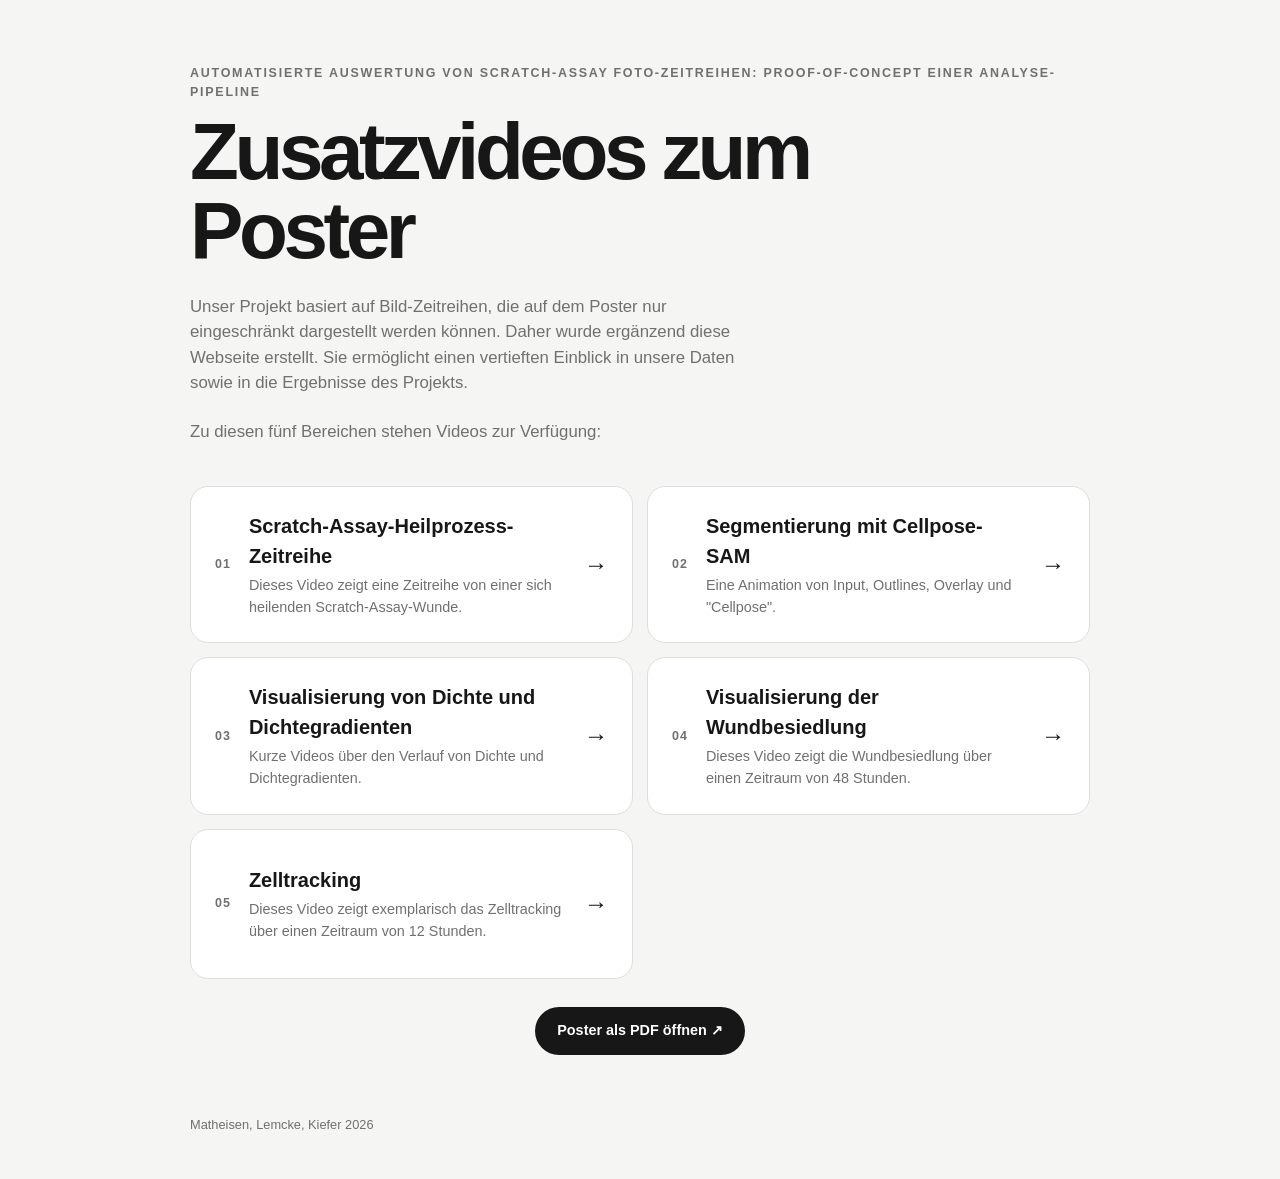
<file: index.html>
<!DOCTYPE html>
<html lang="de">
<head>
    <meta charset="UTF-8">
    <meta name="viewport" content="width=device-width, initial-scale=1.0">
    <meta name="description" content="Ergänzende Videos zum Poster">
    <title>Webseite zum Poster</title>
    <link rel="stylesheet" href="css/styles.css">
</head>
<body>
    <main class="landing-page">
        <section class="hero">
            <p class="eyebrow">Automatisierte Auswertung von Scratch-Assay Foto-Zeitreihen: Proof-of-Concept einer Analyse-Pipeline</p>
            <h1>Zusatzvideos zum Poster</h1>
            <p class="intro">
                Unser Projekt basiert auf Bild-Zeitreihen, die auf dem Poster nur eingeschränkt dargestellt werden können. Daher wurde ergänzend diese Webseite erstellt. Sie ermöglicht einen vertieften Einblick in unsere Daten sowie in die Ergebnisse des Projekts.
            </p>
	    <p class="intro">
		Zu diesen fünf Bereichen stehen Videos zur Verfügung:
            </p>
        </section>


         <section class="video-grid" aria-label="Videos">
            <a class="video-card" href="templates/video1.html">
                <span class="video-number">01</span>
                <span class="video-card-content">
                    <span class="video-card-title">Scratch-Assay-Heilprozess-Zeitreihe</span>
                    <span class="video-card-description">Dieses Video zeigt eine Zeitreihe von einer sich heilenden Scratch-Assay-Wunde.</span>
                </span>
                <span class="arrow" aria-hidden="true">→</span>
            </a>

       
            <a class="video-card" href="templates/video2.html">
                <span class="video-number">02</span>
                <span class="video-card-content">
                    <span class="video-card-title">Segmentierung mit Cellpose-SAM</span>
                    <span class="video-card-description">Eine Animation von Input, Outlines, Overlay und "Cellpose".</span>
                </span>
                <span class="arrow" aria-hidden="true">→</span>
            </a>
            
            <a class="video-card" href="templates/video3_main.html">
                <span class="video-number">03</span>
                <span class="video-card-content">
                    <span class="video-card-title"> Visualisierung von Dichte und Dichtegradienten </span>
                    <span class="video-card-description">Kurze Videos über den Verlauf von Dichte und Dichtegradienten.</span>
                </span>
                <span class="arrow" aria-hidden="true">→</span>
            </a>

            <a class="video-card" href="templates/video4.html">
                <span class="video-number">04</span>
                <span class="video-card-content">
                    <span class="video-card-title">Visualisierung der Wundbesiedlung</span>
                    <span class="video-card-description">Dieses Video zeigt die Wundbesiedlung über einen Zeitraum von 48 Stunden. </span>
                </span>
                <span class="arrow" aria-hidden="true">→</span>
            </a>
            
            <a class="video-card" href="templates/video5.html">
                <span class="video-number">05</span>
                <span class="video-card-content">
                    <span class="video-card-title">Zelltracking</span>
                    <span class="video-card-description">Dieses Video zeigt exemplarisch das Zelltracking über einen Zeitraum von 12 Stunden.</span>
                </span>
                <span class="arrow" aria-hidden="true">→</span>
            </a>
        </section>

	<!-- Button -->
        <div class="video-actions">
            <a
                class="button"
                href="poster/poster.pdf"
                target="_blank"
                rel="noopener noreferrer">
                Poster als PDF öffnen ↗
            </a>
        </div>

        <footer class="site-footer">
            <p>Matheisen, Lemcke, Kiefer 2026</p>
        </footer>
    </main>

    <script src="js/script.js"></script>
</body>
</html>
</file>
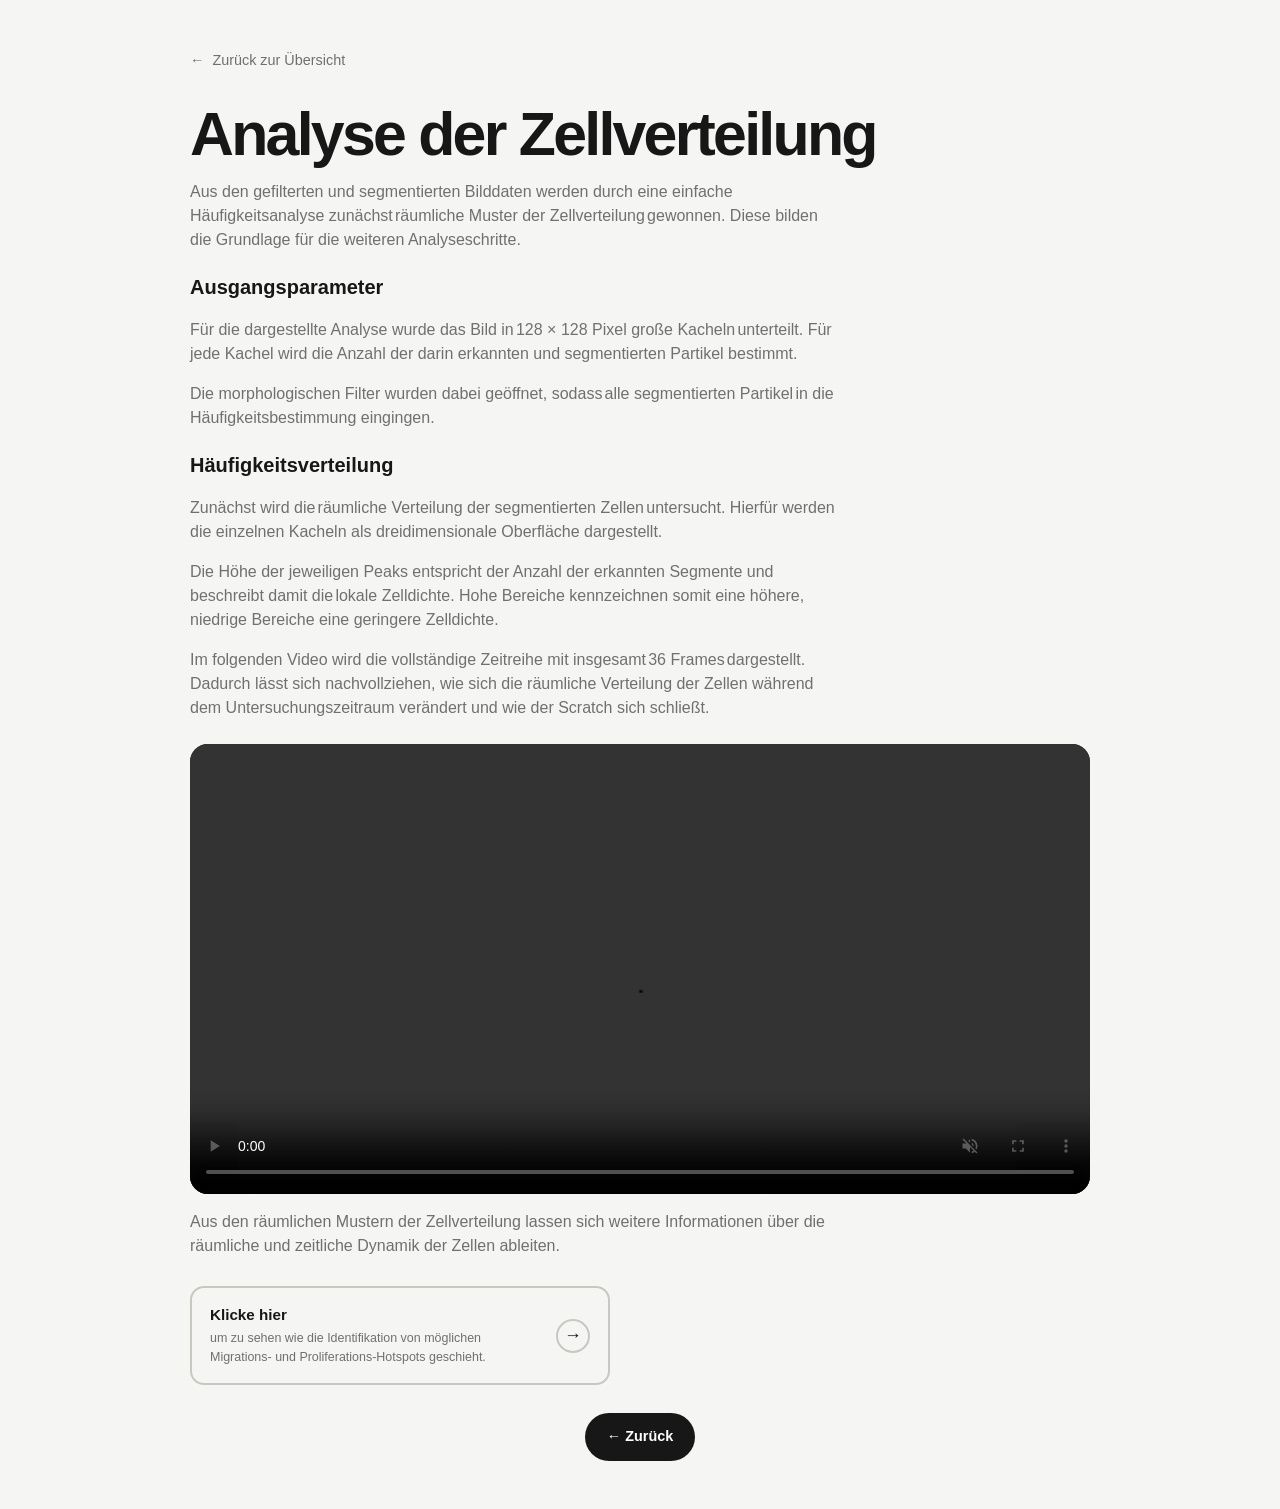
<file: templates/test1.html>
<!DOCTYPE html>
<html lang="de">
<head>
    <meta charset="UTF-8">
    <meta name="viewport" content="width=device-width, initial-scale=1.0">
    <meta name="description" content="Dichtekarten">
    <title>Analyse der Zellverteilung</title>
    <link rel="stylesheet" href="../css/styles.css">
</head>
<body class="video-page">
    <main>
        <a class="back-link" href="../index.html">
            <span aria-hidden="true">←</span>
            Zurück zur Übersicht
        </a>

        <header class="video-header">
            <h1>Analyse der Zellverteilung</h1>
            <p class="video-description">
		Aus den gefilterten und segmentierten Bilddaten werden durch eine einfache Häufigkeitsanalyse zunächst räumliche Muster der Zellverteilung gewonnen. Diese bilden die Grundlage für die weiteren Analyseschritte. 
            </p>
            <p class="video-card-title">Ausgangsparameter</p>
            <p class="video-description">
                 Für die dargestellte Analyse wurde das Bild in 128 × 128 Pixel große Kacheln unterteilt. Für jede Kachel wird die Anzahl der darin erkannten und segmentierten Partikel bestimmt. 
            </p>
            <p class="video-description">
                 Die morphologischen Filter wurden dabei geöffnet, sodass alle segmentierten Partikel in die Häufigkeitsbestimmung eingingen. 
            </p>
            <p class="video-card-title">Häufigkeitsverteilung</p>
            <p class="video-description">
                Zunächst wird die räumliche Verteilung der segmentierten Zellen untersucht. Hierfür werden die einzelnen Kacheln als dreidimensionale Oberfläche dargestellt. 
            </p>
	    <p class="video-description">
                Die Höhe der jeweiligen Peaks entspricht der Anzahl der erkannten Segmente und beschreibt damit die lokale Zelldichte. Hohe Bereiche kennzeichnen somit eine höhere, niedrige Bereiche eine geringere Zelldichte. 
            </p>
	    <p class="video-description">
                Im folgenden Video wird die vollständige Zeitreihe mit insgesamt 36 Frames dargestellt. Dadurch lässt sich nachvollziehen, wie sich die räumliche Verteilung der Zellen während dem Untersuchungszeitraum verändert und wie der Scratch sich schließt. 
            </p>
        </header>

        <div class="video-wrapper">
	    <video autoplay muted loop controls playsinline preload="metadata">
                <source src="../videos/video3.mp4" type="video/mp4">
                Dein Browser unterstützt die Videowiedergabe leider nicht.
            </video>
        </div>


	    <p class="video-description">
                Aus den räumlichen Mustern der Zellverteilung lassen sich weitere Informationen über die räumliche und zeitliche Dynamik der Zellen ableiten.  
            </p>

	
	<div class="detail-button-wrapper">

	    <a href="test2.html" class="detail-button">
        	<span class="detail-button-content">
	            <span class="detail-button-title">
        	        Klicke hier
            	</span>

	            <span class="detail-button-subtitle">
        	        um zu sehen wie die Identifikation von möglichen Migrations- und Proliferations-Hotspots geschieht.
            	</span>
        	</span>

	        <span class="detail-button-arrow" aria-hidden="true">→</span>
       	    </a>

	</div>


        <div class="video-actions">
            <a class="button" href="../index.html">← Zurück</a>
        </div>
    </main>

    <script src="../js/script.js"></script>
</body>
</html>
</file>
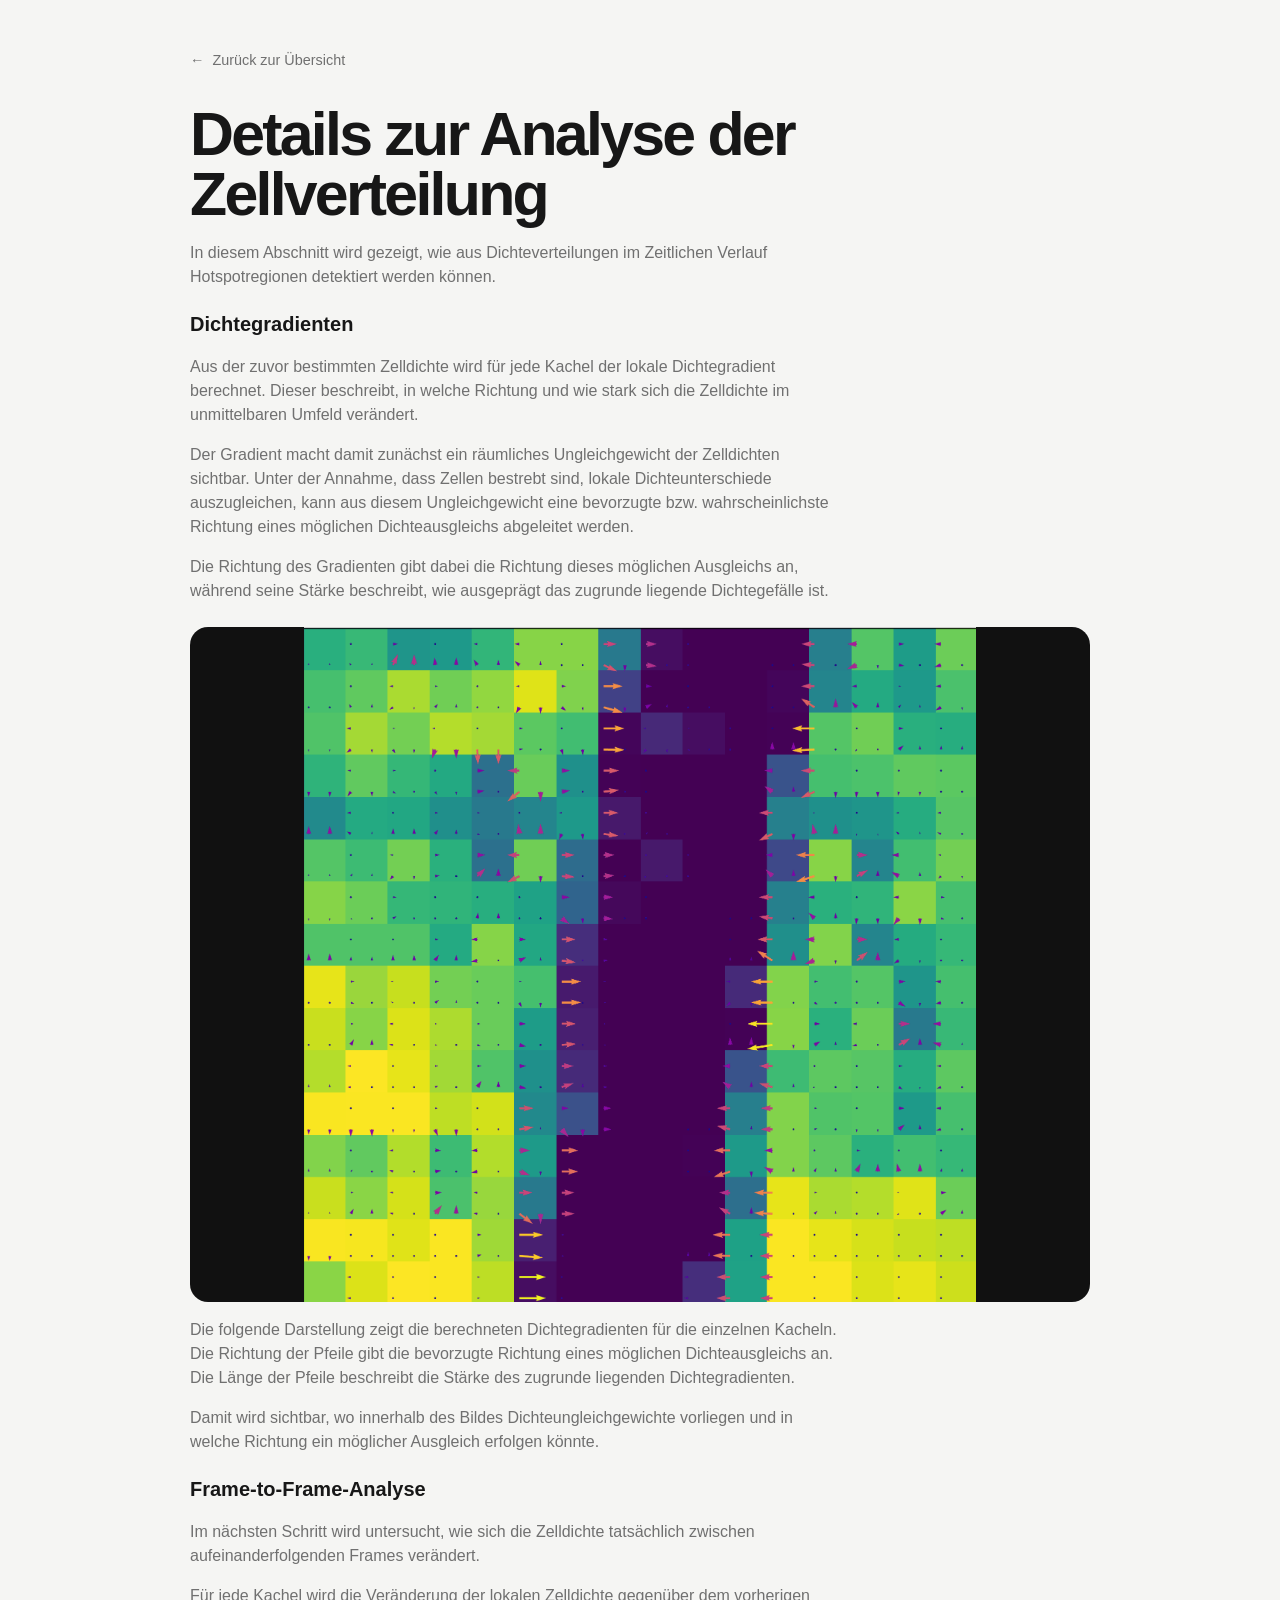
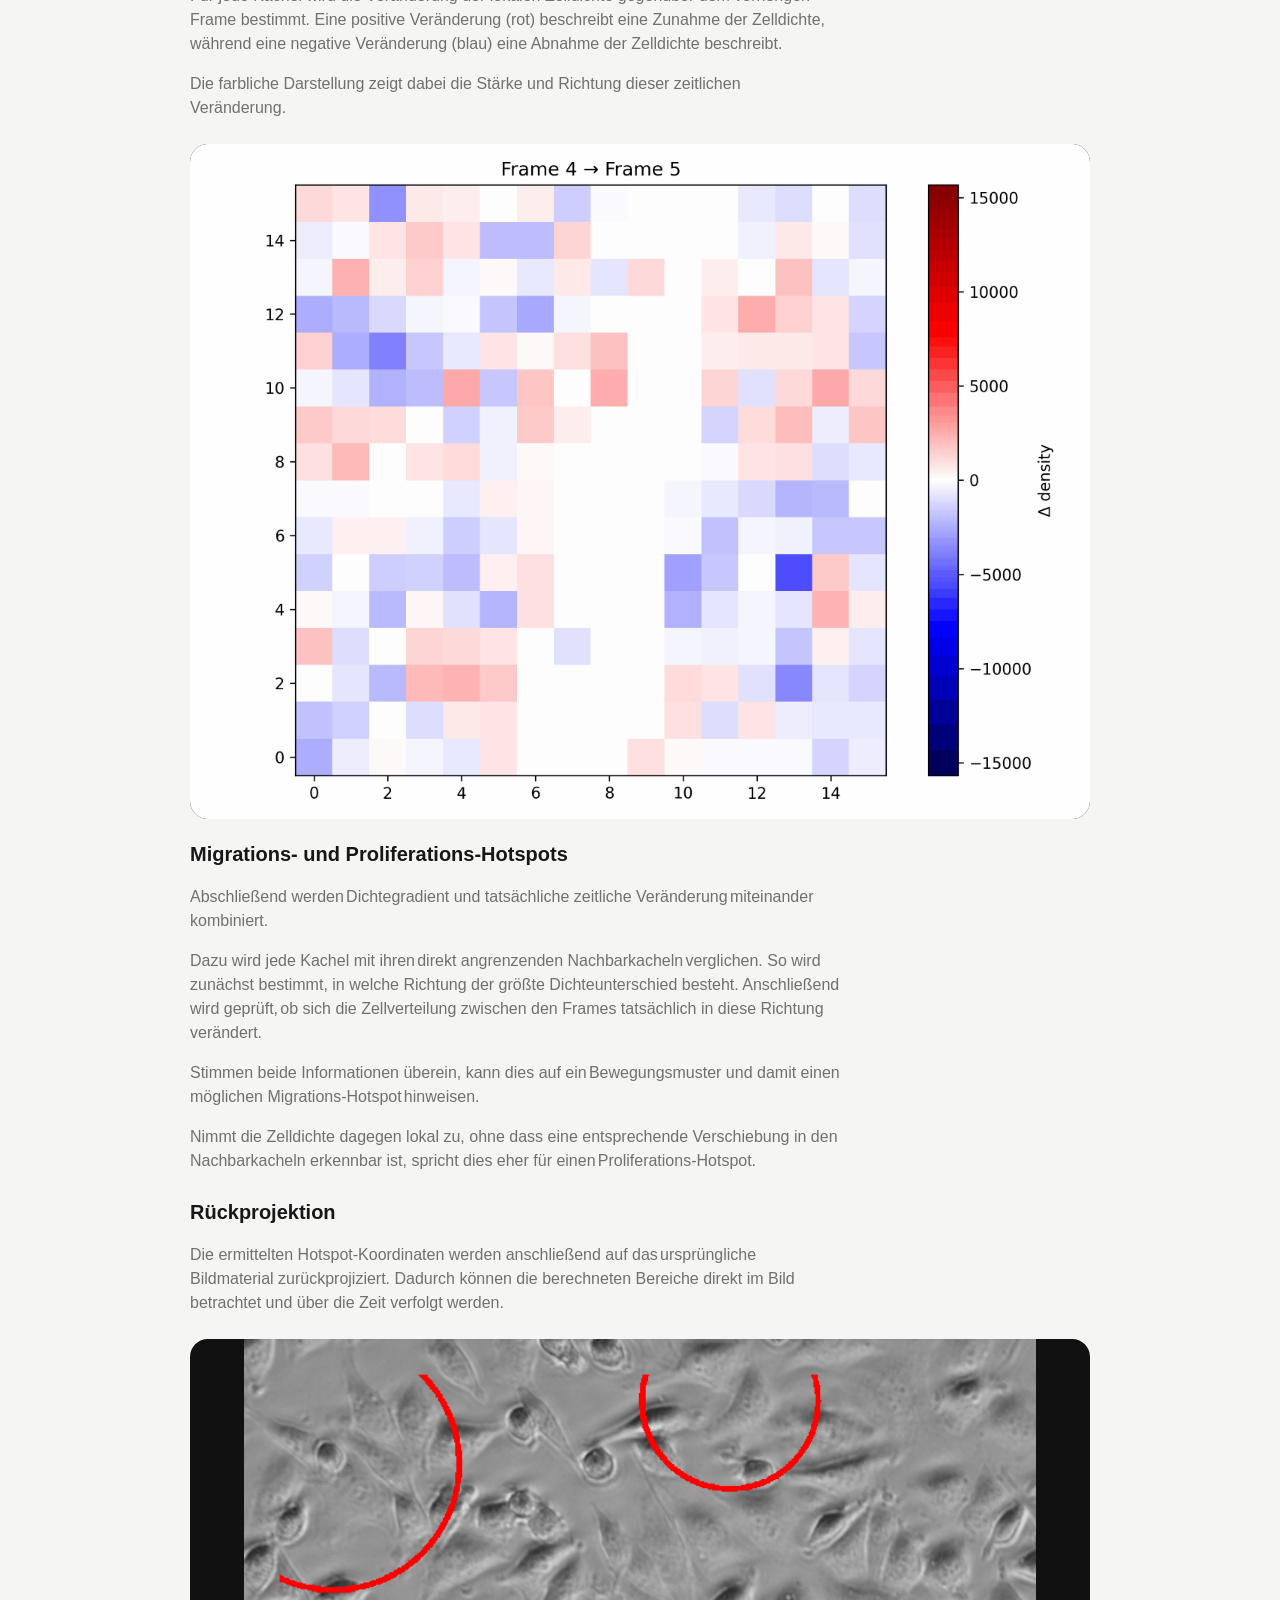
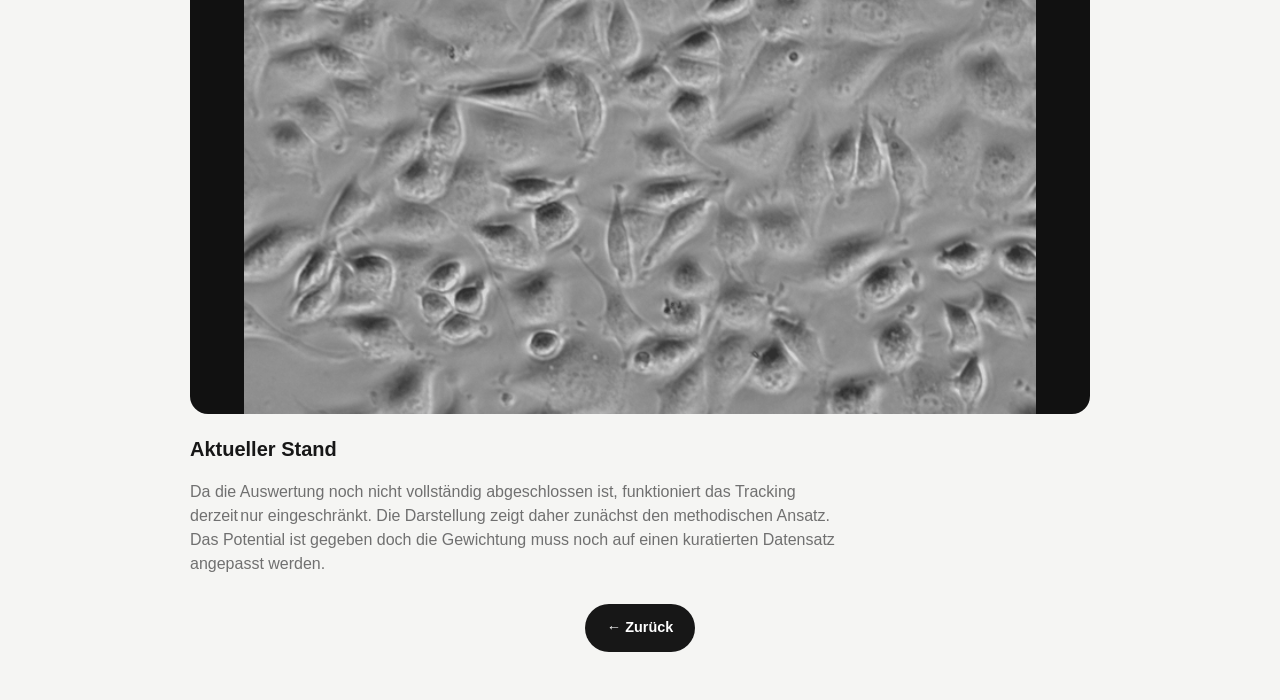
<file: templates/test2.html>
<!DOCTYPE html>
<html lang="de">
<head>
    <meta charset="UTF-8">
    <meta name="viewport" content="width=device-width, initial-scale=1.0">
    <meta name="description" content="Dichtekarten">
    <title>Analyse der Zellverteilung</title>
    <link rel="stylesheet" href="../css/styles.css">
</head>
<body class="video-page">
    <main>
        <a class="back-link" href="../index.html">
            <span aria-hidden="true">←</span>
            Zurück zur Übersicht
        </a>
	
	    <header class="video-header">
            <h1>Details zur Analyse der Zellverteilung</h1>
	    <p class="video-description">
	    	 In diesem Abschnitt wird gezeigt, wie aus Dichteverteilungen im Zeitlichen Verlauf Hotspotregionen detektiert werden können. 
	    </p>
            <p class="video-card-title">Dichtegradienten</p>
            <p class="video-description">
                Aus der zuvor bestimmten Zelldichte wird für jede Kachel der lokale Dichtegradient berechnet. Dieser beschreibt, in welche Richtung und wie stark sich die Zelldichte im unmittelbaren Umfeld verändert. 
            </p>
            <p class="video-description">
                Der Gradient macht damit zunächst ein räumliches Ungleichgewicht der Zelldichten sichtbar. Unter der Annahme, dass Zellen bestrebt sind, lokale Dichteunterschiede auszugleichen, kann aus diesem Ungleichgewicht eine bevorzugte bzw. wahrscheinlichste Richtung eines möglichen Dichteausgleichs abgeleitet werden. 
            </p>
            <p class="video-description">
            Die Richtung des Gradienten gibt dabei die Richtung dieses möglichen Ausgleichs an, während seine Stärke beschreibt, wie ausgeprägt das zugrunde liegende Dichtegefälle ist. 
            </p>

        </header>

        <div class="video-wrapper">
            <img src="../videos/density_gradients.gif" alt="Animation">          
        </div>  
 
            <p class="video-description">
            Die folgende Darstellung zeigt die berechneten Dichtegradienten für die einzelnen Kacheln. Die Richtung der Pfeile gibt die bevorzugte Richtung eines möglichen Dichteausgleichs an. Die Länge der Pfeile beschreibt die Stärke des zugrunde liegenden Dichtegradienten. 
            </p>
            <p class="video-description">
            Damit wird sichtbar, wo innerhalb des Bildes Dichteungleichgewichte vorliegen und in welche Richtung ein möglicher Ausgleich erfolgen könnte. 
            </p>

        <header class="video-header">
            <p class="video-card-title">Frame-to-Frame-Analyse</p>
            <p class="video-description">
                Im nächsten Schritt wird untersucht, wie sich die Zelldichte tatsächlich zwischen aufeinanderfolgenden Frames verändert.
            </p>
	    <p class="video-description">
                Für jede Kachel wird die Veränderung der lokalen Zelldichte gegenüber dem vorherigen Frame bestimmt. Eine positive Veränderung (rot) beschreibt eine Zunahme der Zelldichte, während eine negative Veränderung (blau) eine Abnahme der Zelldichte beschreibt. 
            </p>
	    <p class="video-description">
                Die farbliche Darstellung zeigt dabei die Stärke und Richtung dieser zeitlichen Veränderung. 
            </p>
        </header>
        
        <div class="video-wrapper">
            <img src="../videos/density_changes.gif" alt="Animation">          
        </div>   

        <header class="video-header">
            <p class="video-card-title">Migrations- und Proliferations-Hotspots</p>
            <p class="video-description">
                Abschließend werden Dichtegradient und tatsächliche zeitliche Veränderung miteinander kombiniert.    
            </p>
            <p class="video-description">
                Dazu wird jede Kachel mit ihren direkt angrenzenden Nachbarkacheln verglichen. So wird zunächst bestimmt, in welche Richtung der größte Dichteunterschied besteht. Anschließend wird geprüft, ob sich die Zellverteilung zwischen den Frames tatsächlich in diese Richtung verändert. 
            </p>
            <p class="video-description">
                Stimmen beide Informationen überein, kann dies auf ein Bewegungsmuster und damit einen möglichen Migrations-Hotspot hinweisen. 
            </p>
            <p class="video-description">
                Nimmt die Zelldichte dagegen lokal zu, ohne dass eine entsprechende Verschiebung in den Nachbarkacheln erkennbar ist, spricht dies eher für einen Proliferations-Hotspot. 
            </p>
        </header>
        
        <header class="video-header">
            <p class="video-card-title">Rückprojektion</p>
            <p class="video-description">
                Die ermittelten Hotspot-Koordinaten werden anschließend auf das ursprüngliche Bildmaterial zurückprojiziert. Dadurch können die berechneten Bereiche direkt im Bild betrachtet und über die Zeit verfolgt werden.            
            </p>
        </header>     

        <div class="video-wrapper">
            <img src="../videos/Migrationshotspots.gif" alt="Animation">          
        </div>   

	<header class="video-header">
            <p class="video-card-title">Aktueller Stand</p>
            <p class="video-description">
                Da die Auswertung noch nicht vollständig abgeschlossen ist, funktioniert das Tracking derzeit nur eingeschränkt. Die Darstellung zeigt daher zunächst den methodischen Ansatz. Das Potential ist gegeben doch die Gewichtung muss noch auf einen kuratierten Datensatz angepasst werden. 
            </p>
        </header>     

        <div class="video-actions">
            <a class="button" href="test1.html">← Zurück</a>
        </div>
    </main>

    <script src="../js/script.js"></script>
</body>
</html>
</file>
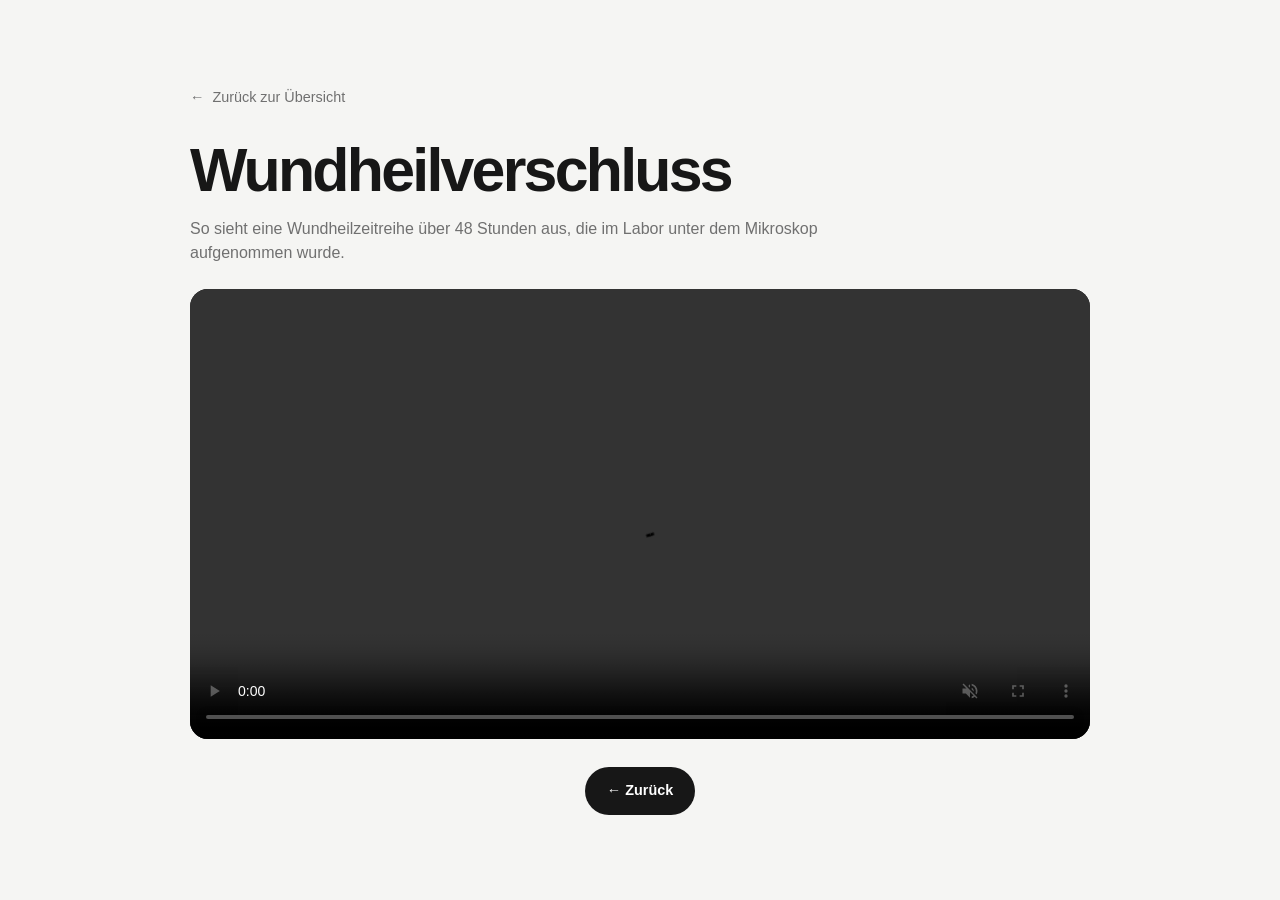
<file: templates/video1.html>
<!DOCTYPE html>
<html lang="de">
<head>
    <meta charset="UTF-8">
    <meta name="viewport" content="width=device-width, initial-scale=1.0">
    <meta name="description" content="Wundheilzeitreihe.">
    <title>Wundheilzeitreihe</title>
    <link rel="stylesheet" href="../css/styles.css">
</head>
<body class="video-page">
    <main>
        <a class="back-link" href="../index.html">
            <span aria-hidden="true">←</span>
            Zurück zur Übersicht
        </a>

        <header class="video-header">
            <h1>Wundheilverschluss</h1>
            <p class="video-description">
                So sieht eine Wundheilzeitreihe über 48 Stunden aus, die im Labor unter dem Mikroskop aufgenommen wurde.
            </p>
        </header>

        <div class="video-wrapper">
            <video autoplay muted loop controls playsinline preload="metadata">
                <source src="../videos/video1.mp4" type="video/mp4">
                Dein Browser unterstützt die Videowiedergabe leider nicht.
            </video>
        </div>

        <div class="video-actions">
            <a class="button" href="../index.html">← Zurück</a>
        </div>
    </main>

    <script src="../js/script.js"></script>
</body>
</html>
</file>
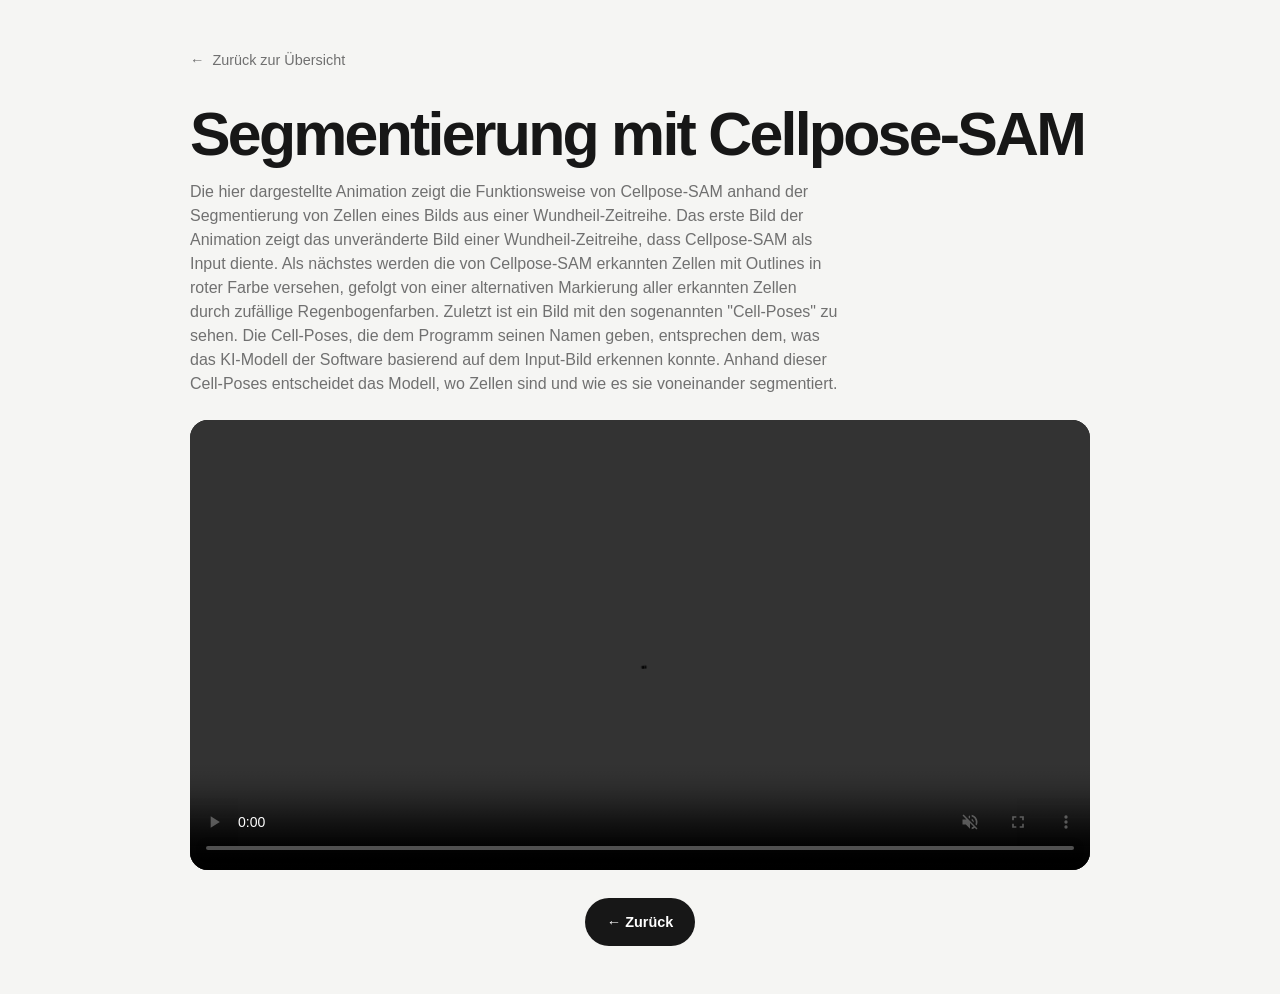
<file: templates/video2.html>
<!DOCTYPE html>
<html lang="de">
<head>
    <meta charset="UTF-8">
    <meta name="viewport" content="width=device-width, initial-scale=1.0">
    <meta name="description" content="Segmentierung">
    <title>Segmentierung</title>
    <link rel="stylesheet" href="../css/styles.css">
</head>
<body class="video-page">
    <main>
        <a class="back-link" href="../index.html">
            <span aria-hidden="true">←</span>
            Zurück zur Übersicht
        </a>

        <header class="video-header">
            <h1>Segmentierung mit Cellpose-SAM</h1>
            <p class="video-description">
                Die hier dargestellte Animation zeigt die Funktionsweise von Cellpose-SAM anhand der Segmentierung von Zellen eines Bilds aus einer Wundheil-Zeitreihe.
                Das erste Bild der Animation zeigt das unveränderte Bild einer Wundheil-Zeitreihe, dass Cellpose-SAM als Input diente. 
                Als nächstes werden die von Cellpose-SAM erkannten Zellen mit Outlines in roter Farbe versehen, 
                gefolgt von einer alternativen Markierung aller erkannten Zellen durch zufällige Regenbogenfarben.
                Zuletzt ist ein Bild mit den sogenannten "Cell-Poses" zu sehen.
                Die Cell-Poses, die dem Programm seinen Namen geben, entsprechen dem, was das KI-Modell der Software basierend auf dem Input-Bild erkennen konnte.
                Anhand dieser Cell-Poses entscheidet das Modell, wo Zellen sind und wie es sie voneinander segmentiert.
            </p>
        </header>

        <div class="video-wrapper">
	    <video autoplay muted loop controls playsinline preload="metadata">
                <source src="../videos/video2.mp4" type="video/mp4">
                Dein Browser unterstützt die Videowiedergabe leider nicht.
            </video>
        </div> 

        <div class="video-actions">
            <a class="button" href="../index.html">← Zurück</a>
        </div>
    </main>

    <script src="../js/script.js"></script>
</body>
</html>
</file>
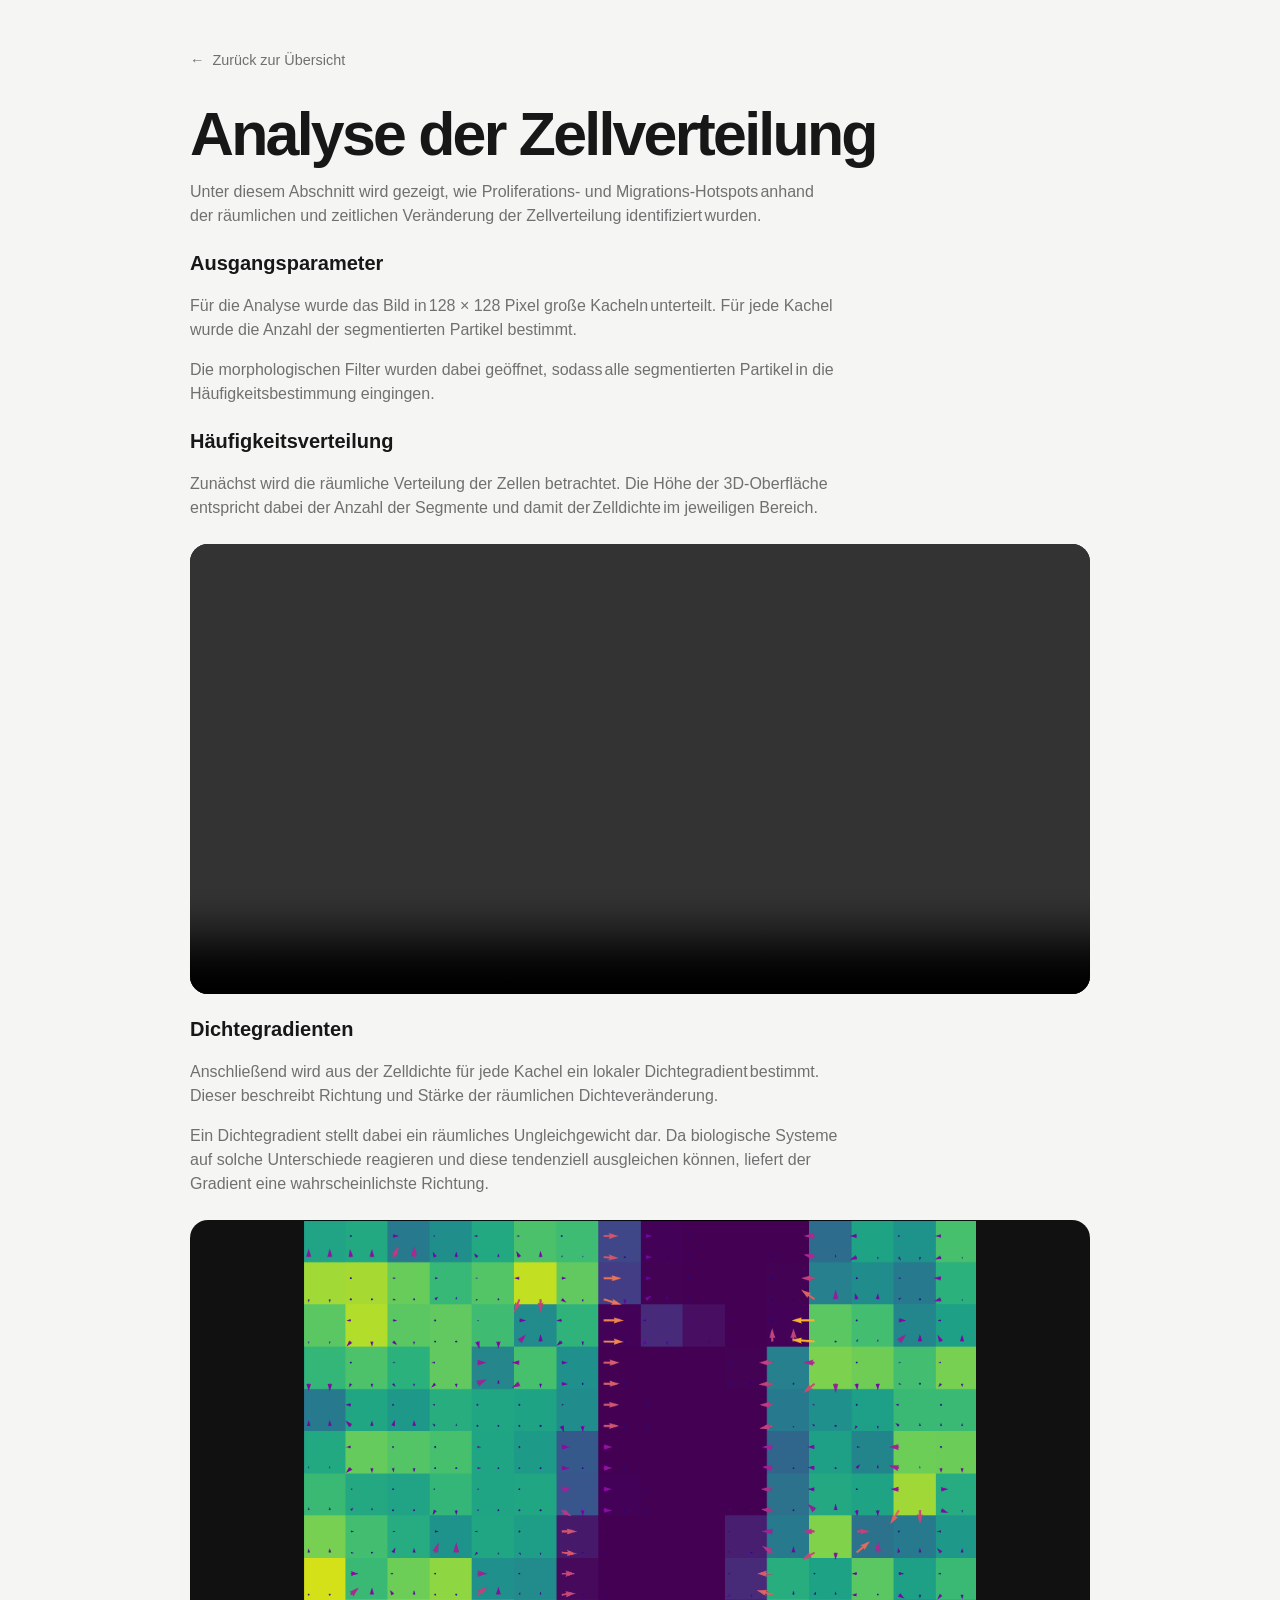
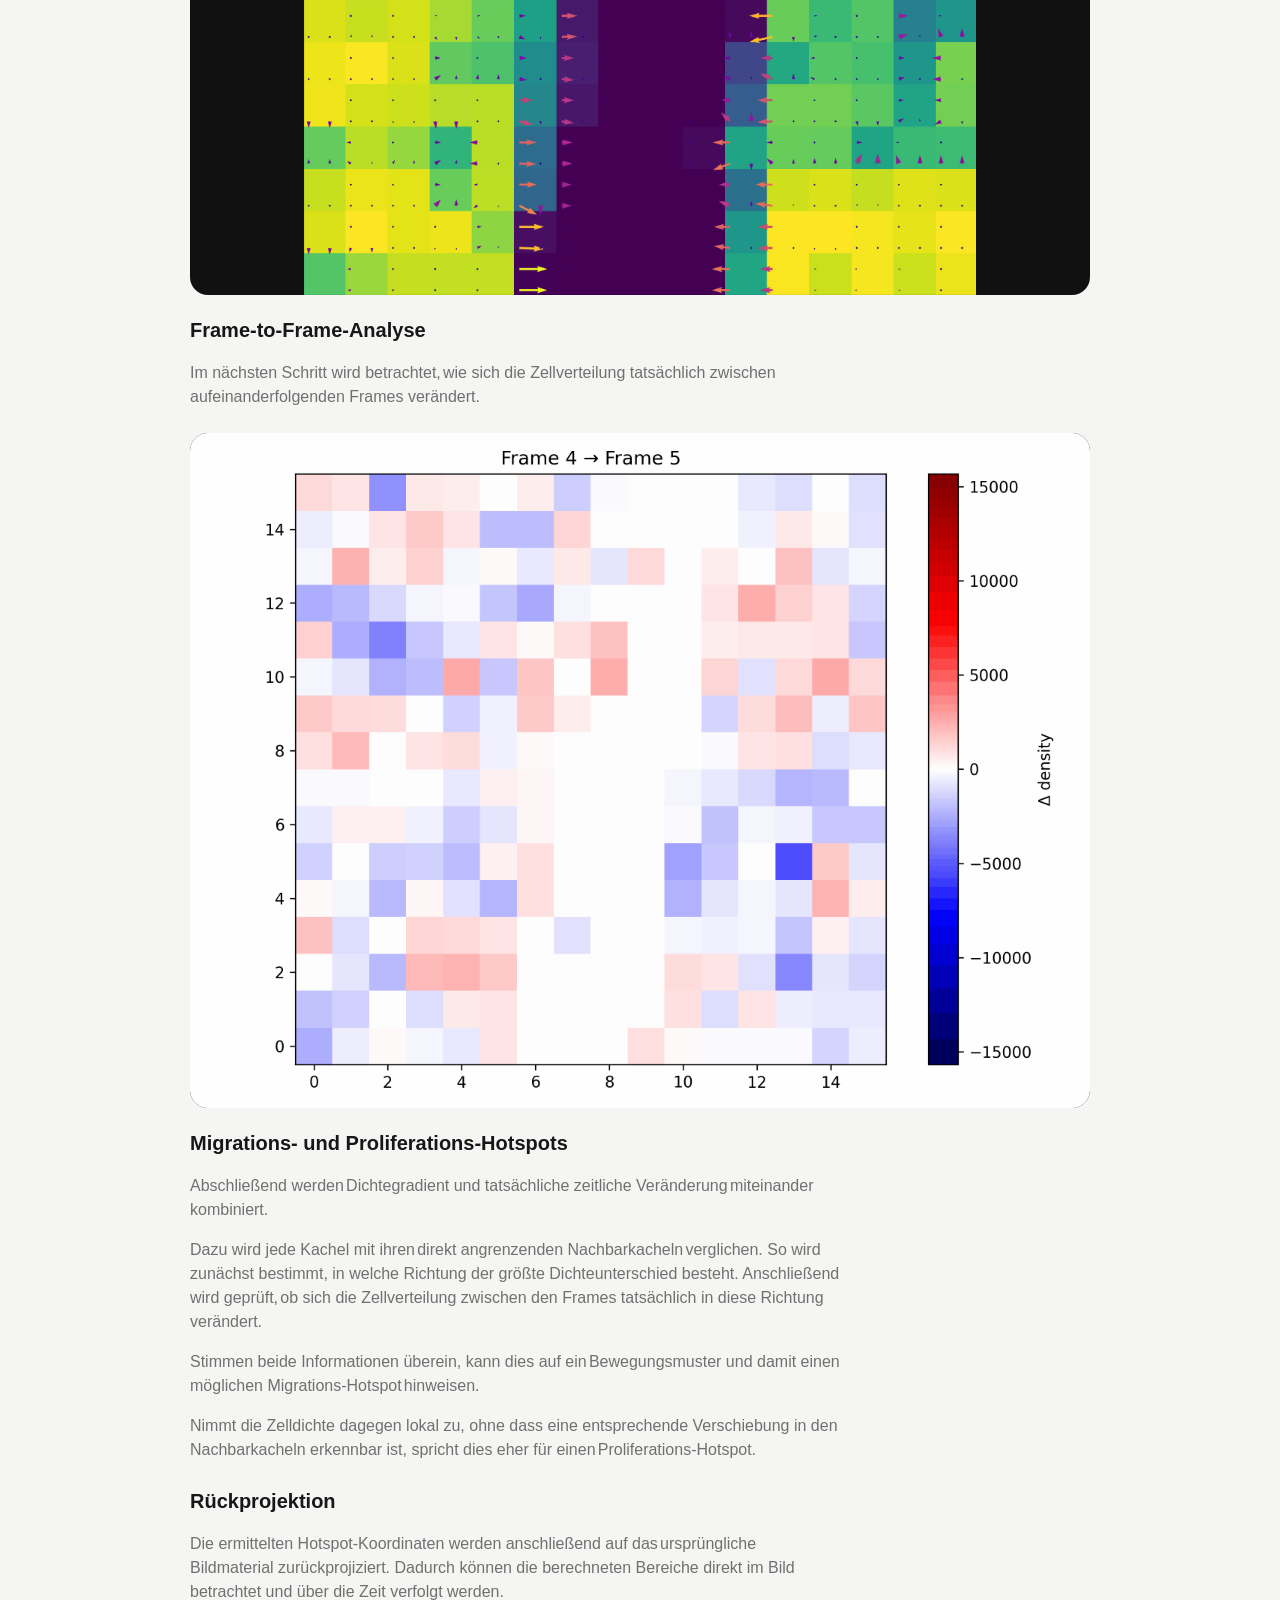
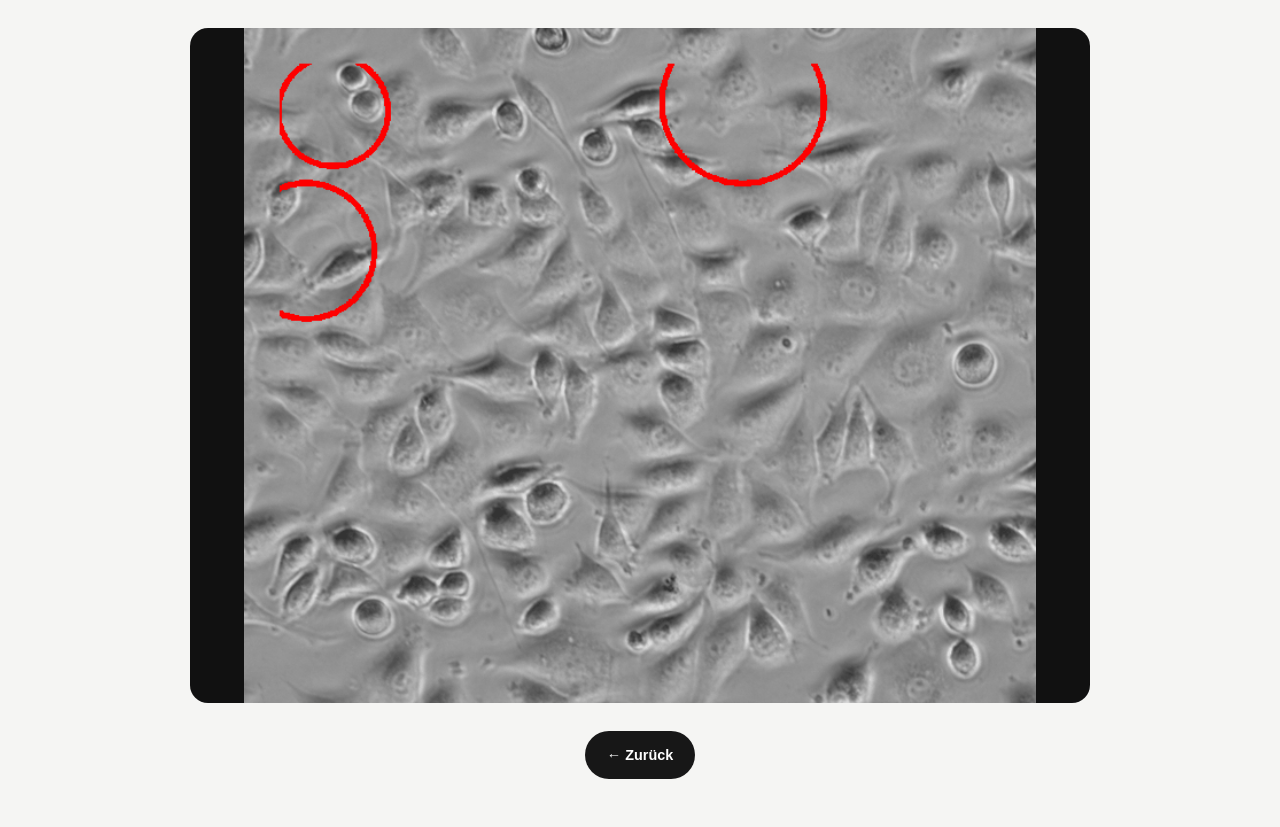
<file: templates/video3.html>
<!DOCTYPE html>
<html lang="de">
<head>
    <meta charset="UTF-8">
    <meta name="viewport" content="width=device-width, initial-scale=1.0">
    <meta name="description" content="Dichtekarten">
    <title>Analyse der Zellverteilung</title>
    <link rel="stylesheet" href="../css/styles.css">
</head>
<body class="video-page">
    <main>
        <a class="back-link" href="../index.html">
            <span aria-hidden="true">←</span>
            Zurück zur Übersicht
        </a>

        <header class="video-header">
            <h1>Analyse der Zellverteilung</h1>
            <p class="video-description">
                Unter diesem Abschnitt wird gezeigt, wie Proliferations- und Migrations-Hotspots anhand der räumlichen und zeitlichen Veränderung der Zellverteilung identifiziert wurden. 
            </p>
            <p class="video-card-title">Ausgangsparameter</p>
            <p class="video-description">
                 Für die Analyse wurde das Bild in 128 × 128 Pixel große Kacheln unterteilt. Für jede Kachel wurde die Anzahl der segmentierten Partikel bestimmt. 
            </p>
            <p class="video-description">
                 Die morphologischen Filter wurden dabei geöffnet, sodass alle segmentierten Partikel in die Häufigkeitsbestimmung eingingen. 
            </p>
            <p class="video-card-title">Häufigkeitsverteilung</p>
            <p class="video-description">
                Zunächst wird die räumliche Verteilung der Zellen betrachtet. Die Höhe der 3D-Oberfläche entspricht dabei der Anzahl der Segmente und damit der Zelldichte im jeweiligen Bereich. 
            </p>
        </header>

        <div class="video-wrapper">
	    <video autoplay muted loop controls playsinline preload="metadata">
                <source src="../videos/video3.mp4" type="video/mp4">
                Dein Browser unterstützt die Videowiedergabe leider nicht.
            </video>
        </div>
	
	    <header class="video-header">
            <p class="video-card-title">Dichtegradienten</p>
            <p class="video-description">
                Anschließend wird aus der Zelldichte für jede Kachel ein lokaler Dichtegradient bestimmt. Dieser beschreibt Richtung und Stärke der räumlichen Dichteveränderung. 
            </p>
            <p class="video-description">
                Ein Dichtegradient stellt dabei ein räumliches Ungleichgewicht dar. Da biologische Systeme auf solche Unterschiede reagieren und diese tendenziell ausgleichen können, liefert der Gradient eine wahrscheinlichste Richtung. 
            </p>

        </header>

        <div class="video-wrapper">
            <img src="../videos/density_gradients.gif" alt="Animation">          
        </div>   

        <header class="video-header">
            <p class="video-card-title">Frame-to-Frame-Analyse</p>
            <p class="video-description">
                Im nächsten Schritt wird betrachtet, wie sich die Zellverteilung tatsächlich zwischen aufeinanderfolgenden Frames verändert.             
            </p>
        </header>
        
        <div class="video-wrapper">
            <img src="../videos/density_changes.gif" alt="Animation">          
        </div>   

        <header class="video-header">
            <p class="video-card-title">Migrations- und Proliferations-Hotspots</p>
            <p class="video-description">
                Abschließend werden Dichtegradient und tatsächliche zeitliche Veränderung miteinander kombiniert.    
            </p>
            <p class="video-description">
                Dazu wird jede Kachel mit ihren direkt angrenzenden Nachbarkacheln verglichen. So wird zunächst bestimmt, in welche Richtung der größte Dichteunterschied besteht. Anschließend wird geprüft, ob sich die Zellverteilung zwischen den Frames tatsächlich in diese Richtung verändert. 
            </p>
            <p class="video-description">
                Stimmen beide Informationen überein, kann dies auf ein Bewegungsmuster und damit einen möglichen Migrations-Hotspot hinweisen. 
            </p>
            <p class="video-description">
                Nimmt die Zelldichte dagegen lokal zu, ohne dass eine entsprechende Verschiebung in den Nachbarkacheln erkennbar ist, spricht dies eher für einen Proliferations-Hotspot. 
            </p>
        </header>
        
        <header class="video-header">
            <p class="video-card-title">Rückprojektion</p>
            <p class="video-description">
                Die ermittelten Hotspot-Koordinaten werden anschließend auf das ursprüngliche Bildmaterial zurückprojiziert. Dadurch können die berechneten Bereiche direkt im Bild betrachtet und über die Zeit verfolgt werden.            
            </p>
        </header>     

        <div class="video-wrapper">
            <img src="../videos/Migrationshotspots.gif" alt="Animation">          
        </div>   

        <div class="video-actions">
            <a class="button" href="../index.html">← Zurück</a>
        </div>
    </main>

    <script src="../js/script.js"></script>
</body>
</html>
</file>
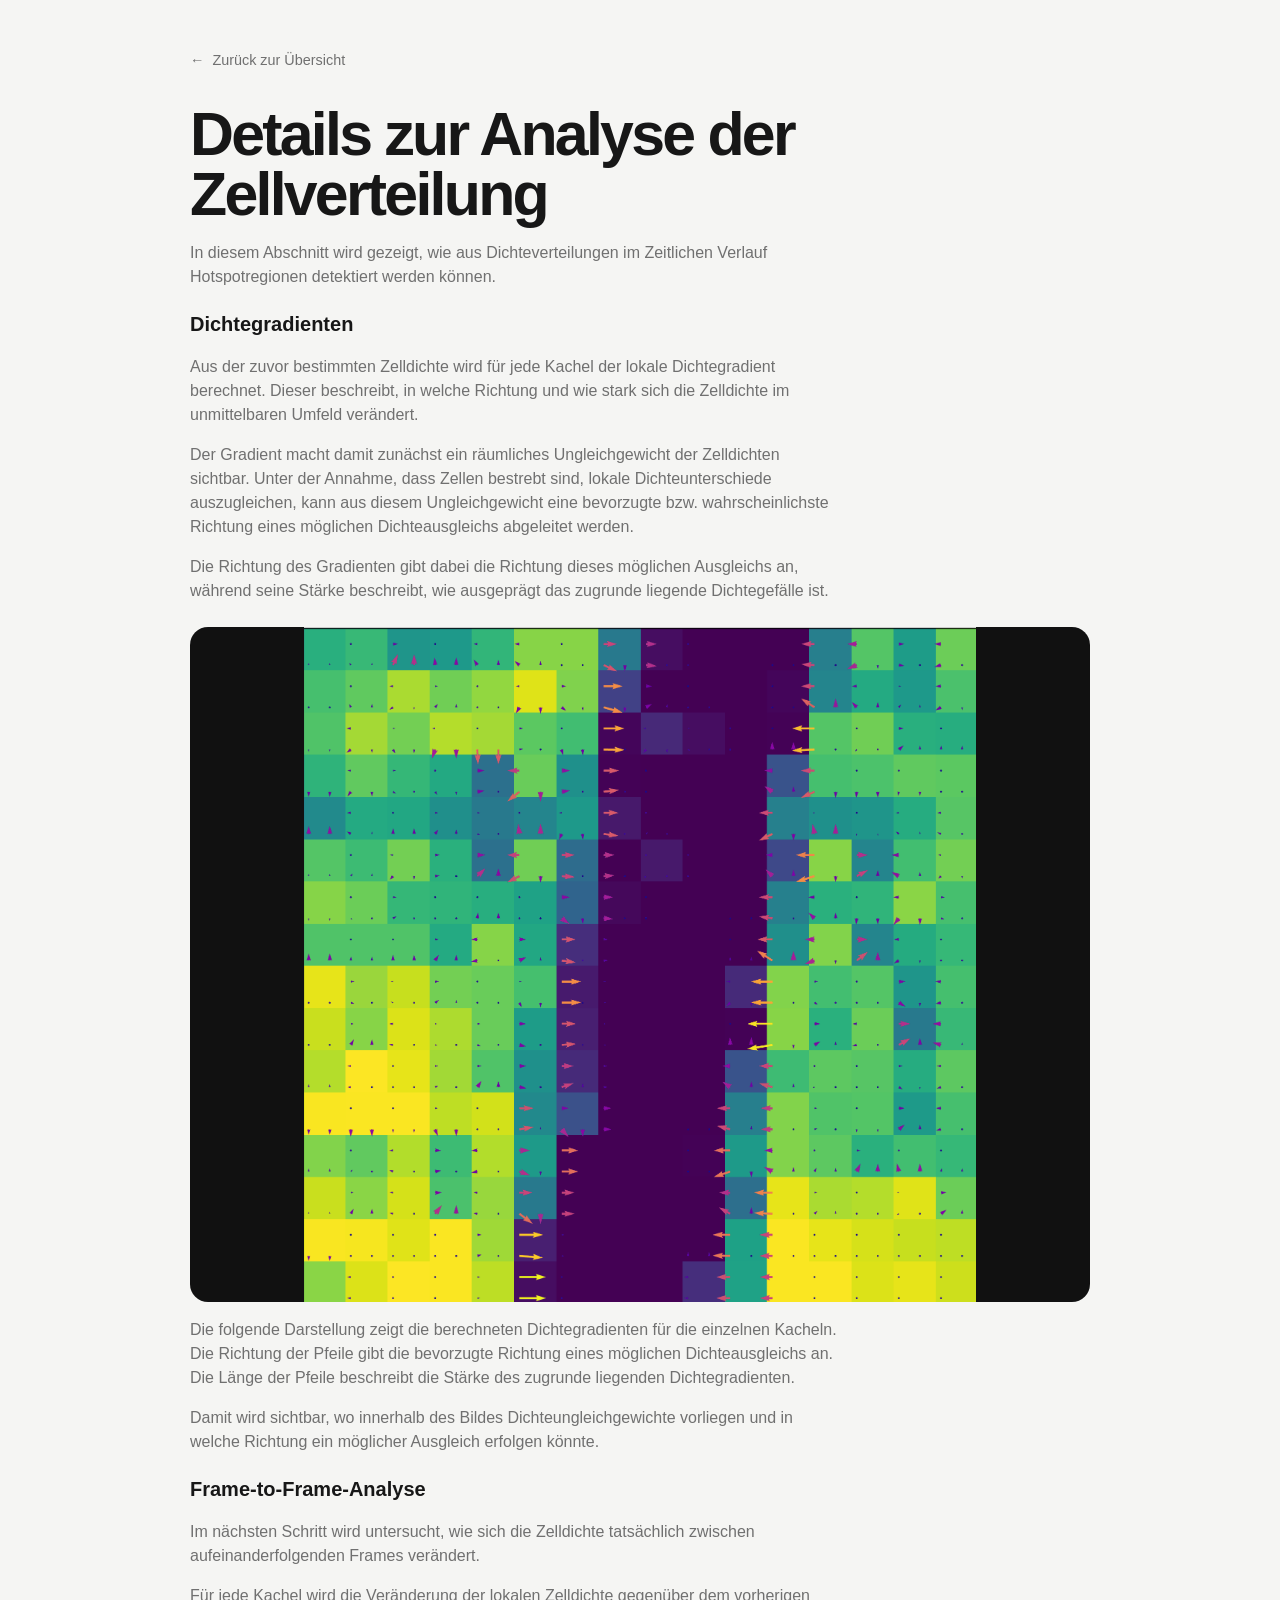
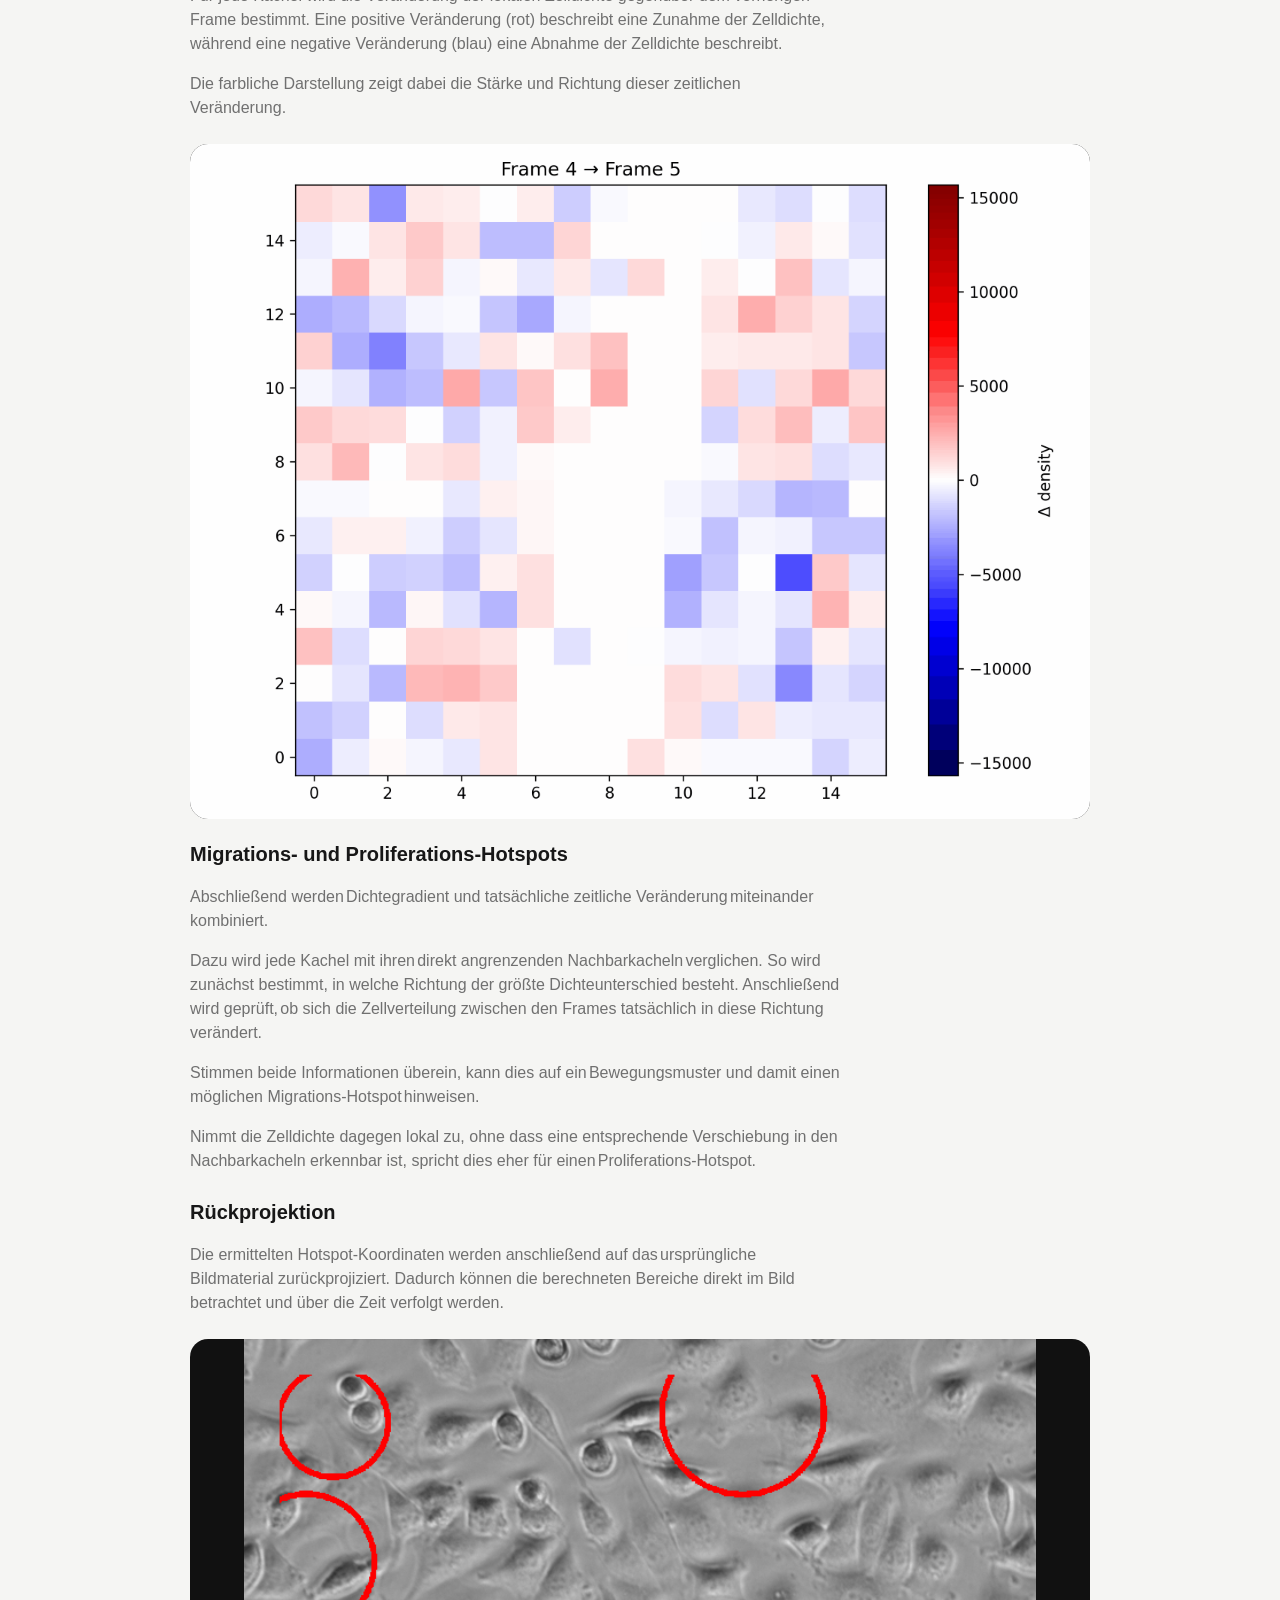
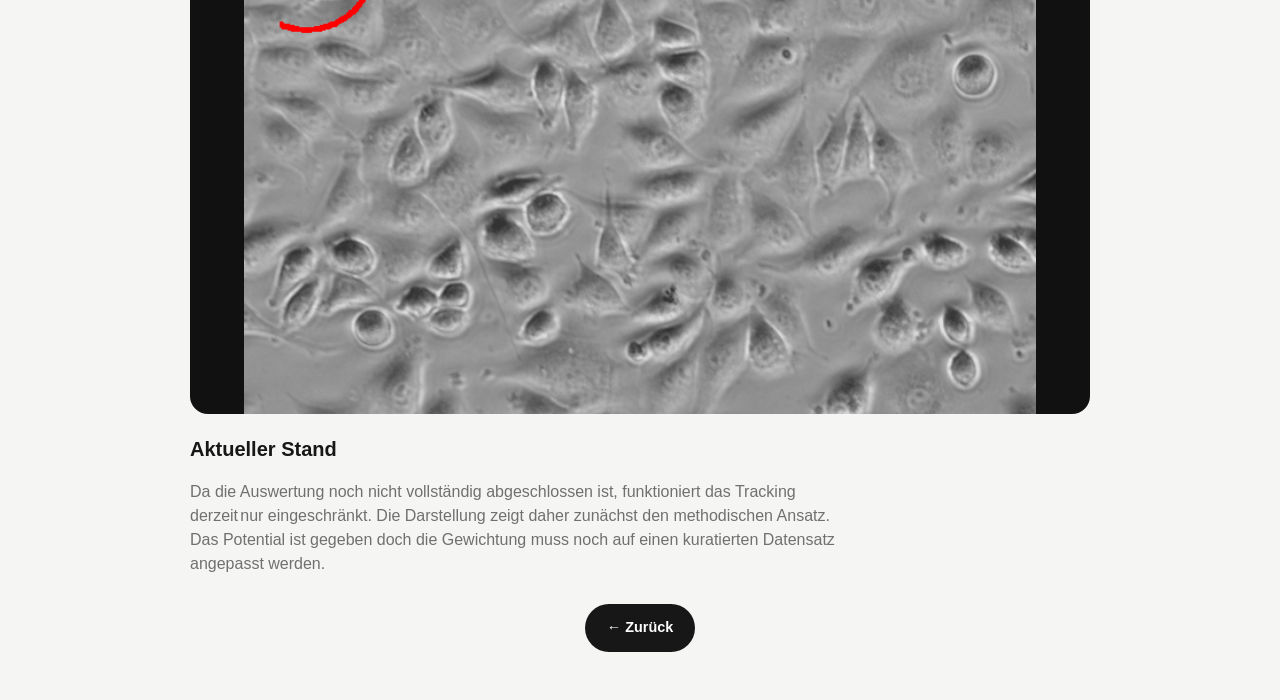
<file: templates/video3_details.html>
<!DOCTYPE html>
<html lang="de">
<head>
    <meta charset="UTF-8">
    <meta name="viewport" content="width=device-width, initial-scale=1.0">
    <meta name="description" content="Dichtekarten">
    <title>Analyse der Zellverteilung</title>
    <link rel="stylesheet" href="../css/styles.css">
</head>
<body class="video-page">
    <main>
        <a class="back-link" href="../index.html">
            <span aria-hidden="true">←</span>
            Zurück zur Übersicht
        </a>
	
	    <header class="video-header">
            <h1>Details zur Analyse der Zellverteilung</h1>
	    <p class="video-description">
	    	 In diesem Abschnitt wird gezeigt, wie aus Dichteverteilungen im Zeitlichen Verlauf Hotspotregionen detektiert werden können. 
	    </p>
            <p class="video-card-title">Dichtegradienten</p>
            <p class="video-description">
                Aus der zuvor bestimmten Zelldichte wird für jede Kachel der lokale Dichtegradient berechnet. Dieser beschreibt, in welche Richtung und wie stark sich die Zelldichte im unmittelbaren Umfeld verändert. 
            </p>
            <p class="video-description">
                Der Gradient macht damit zunächst ein räumliches Ungleichgewicht der Zelldichten sichtbar. Unter der Annahme, dass Zellen bestrebt sind, lokale Dichteunterschiede auszugleichen, kann aus diesem Ungleichgewicht eine bevorzugte bzw. wahrscheinlichste Richtung eines möglichen Dichteausgleichs abgeleitet werden. 
            </p>
            <p class="video-description">
            Die Richtung des Gradienten gibt dabei die Richtung dieses möglichen Ausgleichs an, während seine Stärke beschreibt, wie ausgeprägt das zugrunde liegende Dichtegefälle ist. 
            </p>

        </header>

        <div class="video-wrapper">
            <img src="../videos/density_gradients.gif" alt="Animation">          
        </div>  
 
            <p class="video-description">
            Die folgende Darstellung zeigt die berechneten Dichtegradienten für die einzelnen Kacheln. Die Richtung der Pfeile gibt die bevorzugte Richtung eines möglichen Dichteausgleichs an. Die Länge der Pfeile beschreibt die Stärke des zugrunde liegenden Dichtegradienten. 
            </p>
            <p class="video-description">
            Damit wird sichtbar, wo innerhalb des Bildes Dichteungleichgewichte vorliegen und in welche Richtung ein möglicher Ausgleich erfolgen könnte. 
            </p>

        <header class="video-header">
            <p class="video-card-title">Frame-to-Frame-Analyse</p>
            <p class="video-description">
                Im nächsten Schritt wird untersucht, wie sich die Zelldichte tatsächlich zwischen aufeinanderfolgenden Frames verändert.
            </p>
	    <p class="video-description">
                Für jede Kachel wird die Veränderung der lokalen Zelldichte gegenüber dem vorherigen Frame bestimmt. Eine positive Veränderung (rot) beschreibt eine Zunahme der Zelldichte, während eine negative Veränderung (blau) eine Abnahme der Zelldichte beschreibt. 
            </p>
	    <p class="video-description">
                Die farbliche Darstellung zeigt dabei die Stärke und Richtung dieser zeitlichen Veränderung. 
            </p>
        </header>
        
        <div class="video-wrapper">
            <img src="../videos/density_changes.gif" alt="Animation">          
        </div>   

        <header class="video-header">
            <p class="video-card-title">Migrations- und Proliferations-Hotspots</p>
            <p class="video-description">
                Abschließend werden Dichtegradient und tatsächliche zeitliche Veränderung miteinander kombiniert.    
            </p>
            <p class="video-description">
                Dazu wird jede Kachel mit ihren direkt angrenzenden Nachbarkacheln verglichen. So wird zunächst bestimmt, in welche Richtung der größte Dichteunterschied besteht. Anschließend wird geprüft, ob sich die Zellverteilung zwischen den Frames tatsächlich in diese Richtung verändert. 
            </p>
            <p class="video-description">
                Stimmen beide Informationen überein, kann dies auf ein Bewegungsmuster und damit einen möglichen Migrations-Hotspot hinweisen. 
            </p>
            <p class="video-description">
                Nimmt die Zelldichte dagegen lokal zu, ohne dass eine entsprechende Verschiebung in den Nachbarkacheln erkennbar ist, spricht dies eher für einen Proliferations-Hotspot. 
            </p>
        </header>
        
        <header class="video-header">
            <p class="video-card-title">Rückprojektion</p>
            <p class="video-description">
                Die ermittelten Hotspot-Koordinaten werden anschließend auf das ursprüngliche Bildmaterial zurückprojiziert. Dadurch können die berechneten Bereiche direkt im Bild betrachtet und über die Zeit verfolgt werden.            
            </p>
        </header>     

        <div class="video-wrapper">
            <img src="../videos/Migrationshotspots.gif" alt="Animation">          
        </div>   

	<header class="video-header">
            <p class="video-card-title">Aktueller Stand</p>
            <p class="video-description">
                Da die Auswertung noch nicht vollständig abgeschlossen ist, funktioniert das Tracking derzeit nur eingeschränkt. Die Darstellung zeigt daher zunächst den methodischen Ansatz. Das Potential ist gegeben doch die Gewichtung muss noch auf einen kuratierten Datensatz angepasst werden. 
            </p>
        </header>     

        <div class="video-actions">
            <a class="button" href="video3_main.html">← Zurück</a>
        </div>
    </main>

    <script src="../js/script.js"></script>
</body>
</html>
</file>
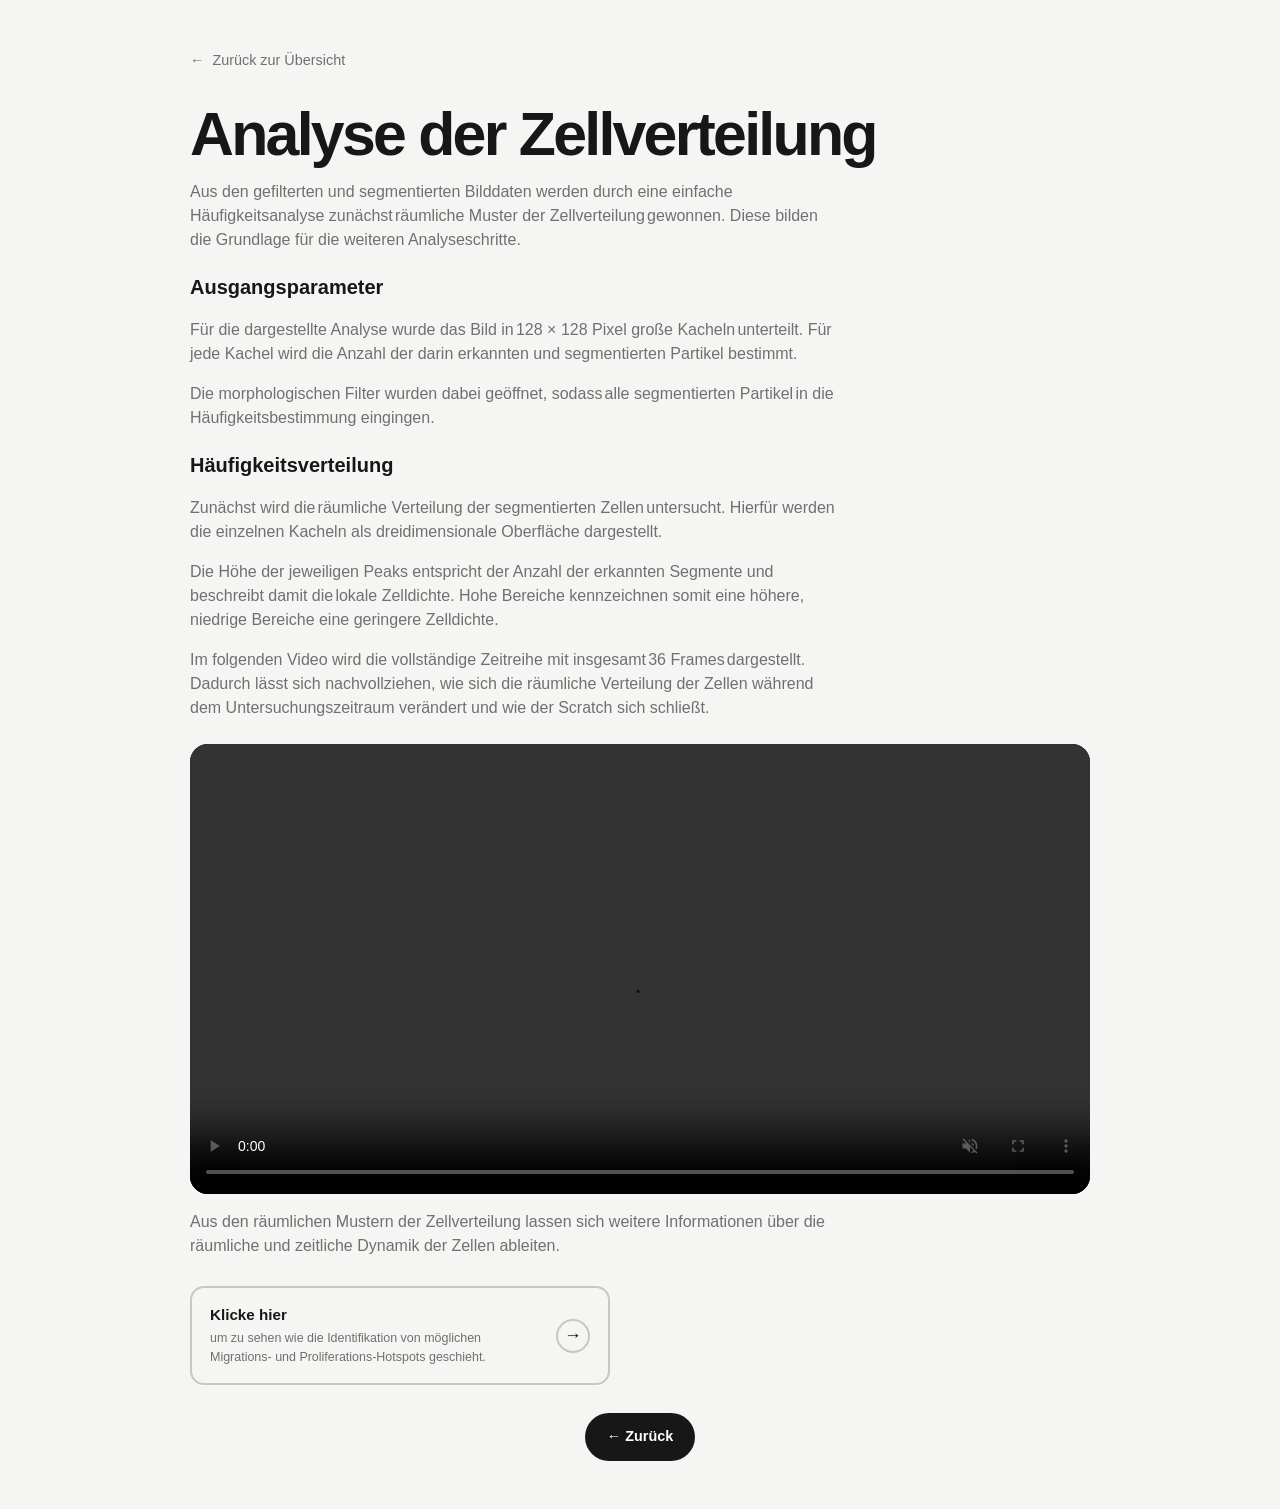
<file: templates/video3_main.html>
<!DOCTYPE html>
<html lang="de">
<head>
    <meta charset="UTF-8">
    <meta name="viewport" content="width=device-width, initial-scale=1.0">
    <meta name="description" content="Dichtekarten">
    <title>Analyse der Zellverteilung</title>
    <link rel="stylesheet" href="../css/styles.css">
</head>
<body class="video-page">
    <main>
        <a class="back-link" href="../index.html">
            <span aria-hidden="true">←</span>
            Zurück zur Übersicht
        </a>

        <header class="video-header">
            <h1>Analyse der Zellverteilung</h1>
            <p class="video-description">
		Aus den gefilterten und segmentierten Bilddaten werden durch eine einfache Häufigkeitsanalyse zunächst räumliche Muster der Zellverteilung gewonnen. Diese bilden die Grundlage für die weiteren Analyseschritte. 
            </p>
            <p class="video-card-title">Ausgangsparameter</p>
            <p class="video-description">
                 Für die dargestellte Analyse wurde das Bild in 128 × 128 Pixel große Kacheln unterteilt. Für jede Kachel wird die Anzahl der darin erkannten und segmentierten Partikel bestimmt. 
            </p>
            <p class="video-description">
                 Die morphologischen Filter wurden dabei geöffnet, sodass alle segmentierten Partikel in die Häufigkeitsbestimmung eingingen. 
            </p>
            <p class="video-card-title">Häufigkeitsverteilung</p>
            <p class="video-description">
                Zunächst wird die räumliche Verteilung der segmentierten Zellen untersucht. Hierfür werden die einzelnen Kacheln als dreidimensionale Oberfläche dargestellt. 
            </p>
	    <p class="video-description">
                Die Höhe der jeweiligen Peaks entspricht der Anzahl der erkannten Segmente und beschreibt damit die lokale Zelldichte. Hohe Bereiche kennzeichnen somit eine höhere, niedrige Bereiche eine geringere Zelldichte. 
            </p>
	    <p class="video-description">
                Im folgenden Video wird die vollständige Zeitreihe mit insgesamt 36 Frames dargestellt. Dadurch lässt sich nachvollziehen, wie sich die räumliche Verteilung der Zellen während dem Untersuchungszeitraum verändert und wie der Scratch sich schließt. 
            </p>
        </header>

        <div class="video-wrapper">
	    <video autoplay muted loop controls playsinline preload="metadata">
                <source src="../videos/video3.mp4" type="video/mp4">
                Dein Browser unterstützt die Videowiedergabe leider nicht.
            </video>
        </div>


	    <p class="video-description">
                Aus den räumlichen Mustern der Zellverteilung lassen sich weitere Informationen über die räumliche und zeitliche Dynamik der Zellen ableiten.  
            </p>

	
	<div class="detail-button-wrapper">

	    <a href="video3_details.html" class="detail-button">
        	<span class="detail-button-content">
	            <span class="detail-button-title">
        	        Klicke hier
            	</span>

	            <span class="detail-button-subtitle">
        	        um zu sehen wie die Identifikation von möglichen Migrations- und Proliferations-Hotspots geschieht.
            	</span>
        	</span>

	        <span class="detail-button-arrow" aria-hidden="true">→</span>
       	    </a>

	</div>


        <div class="video-actions">
            <a class="button" href="../index.html">← Zurück</a>
        </div>
    </main>

    <script src="../js/script.js"></script>
</body>
</html>
</file>
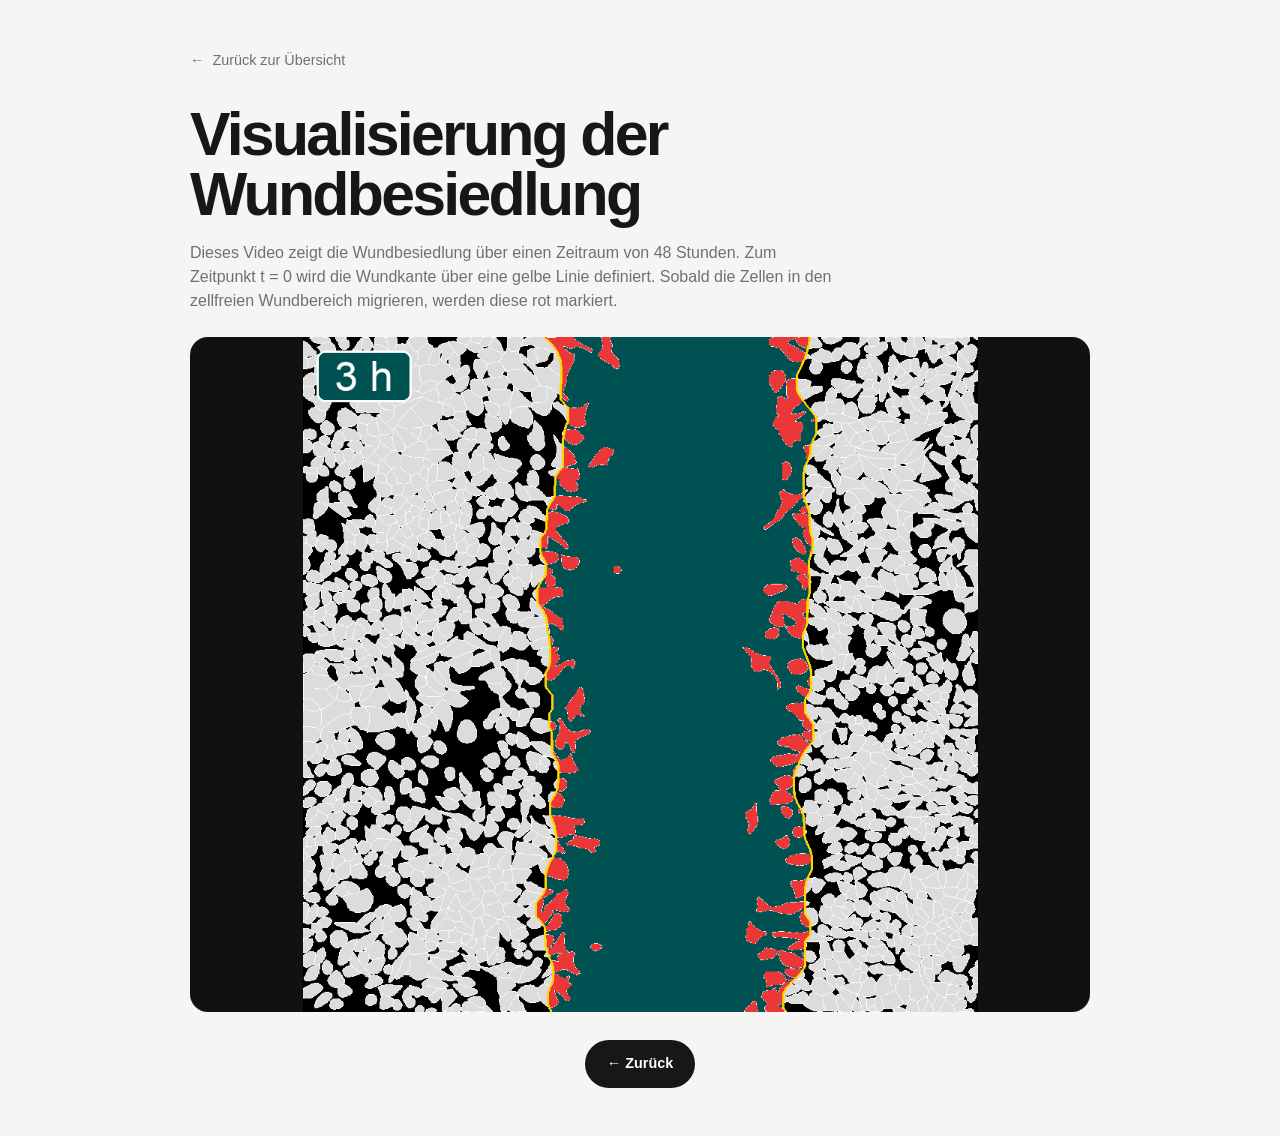
<file: templates/video4.html>
<!DOCTYPE html>
<html lang="de">
<head>
    <meta charset="UTF-8">
    <meta name="viewport" content="width=device-width, initial-scale=1.0">
    <meta name="description" content="Wundbesiedlung">
    <title>Wundbesiedlung</title>
    <link rel="stylesheet" href="../css/styles.css">
</head>
<body class="video-page">
    <main>
        <a class="back-link" href="../index.html">
            <span aria-hidden="true">←</span>
            Zurück zur Übersicht
        </a>

        <header class="video-header">
            <h1>Visualisierung der Wundbesiedlung</h1>
            <p class="video-description">
                Dieses Video zeigt die Wundbesiedlung über einen Zeitraum von 48 Stunden. Zum Zeitpunkt t = 0 wird die Wundkante über eine gelbe Linie definiert. Sobald die Zellen in den zellfreien Wundbereich migrieren, werden diese rot markiert.
            </p>
        </header>

        <div class="video-wrapper">
            <img src="../videos/video4.gif" alt="Animation">          
        </div>    

        <div class="video-actions">
            <a class="button" href="../index.html">← Zurück</a>
        </div>
    </main>

    <script src="../js/script.js"></script>
</body>
</html>
</file>
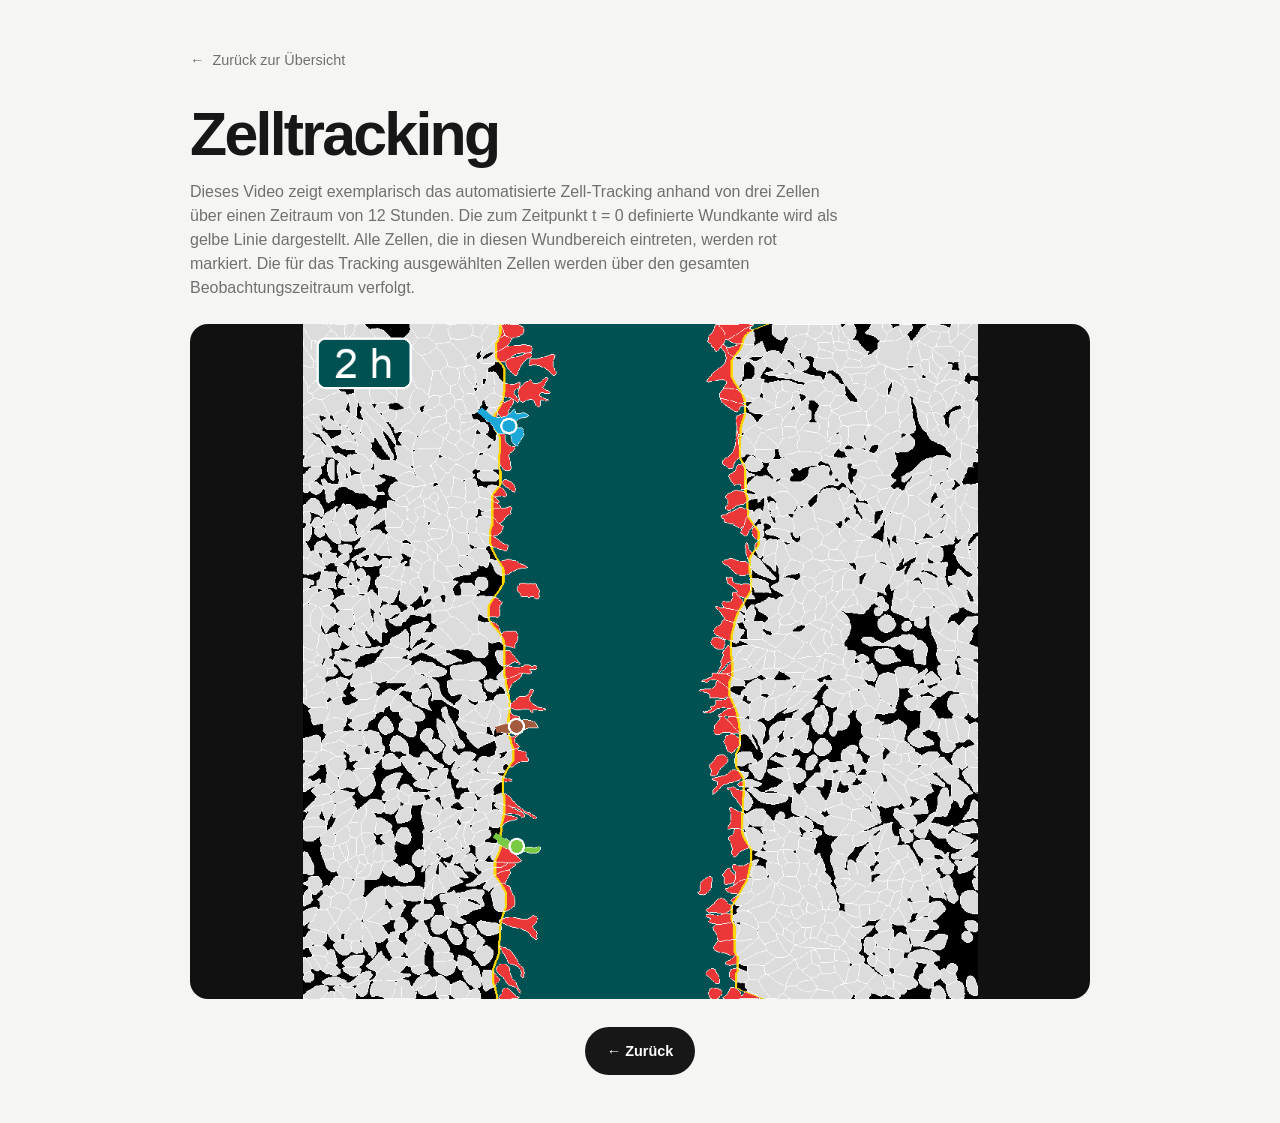
<file: templates/video5.html>
<!DOCTYPE html>
<html lang="de">
<head>
    <meta charset="UTF-8">
    <meta name="viewport" content="width=device-width, initial-scale=1.0">
    <meta name="description" content="Zelltracking">
    <title>Zelltracking</title>
    <link rel="stylesheet" href="../css/styles.css">
</head>
<body class="video-page">
    <main>
        <a class="back-link" href="../index.html">
            <span aria-hidden="true">←</span>
            Zurück zur Übersicht
        </a>

        <header class="video-header">
            <h1>Zelltracking</h1>
            <p class="video-description">
                Dieses Video zeigt exemplarisch das automatisierte Zell-Tracking anhand von drei Zellen über einen Zeitraum von 12 Stunden. Die zum Zeitpunkt t = 0 definierte Wundkante wird als gelbe Linie dargestellt. Alle Zellen, die in diesen Wundbereich eintreten, werden rot markiert. Die für das Tracking ausgewählten Zellen werden über den gesamten Beobachtungszeitraum verfolgt.
            </p>
        </header>

        <div class="video-wrapper">
            <img src="../videos/video5.gif" alt="Animation">          
        </div>     

        <div class="video-actions">
            <a class="button" href="../index.html">← Zurück</a>
        </div>
    </main>

    <script src="../js/script.js"></script>
</body>
</html>
</file>
<file: css/styles.css>
/* ================================
   Grundlegendes Design
   ================================ */

:root {
    --background: #f5f5f3;
    --surface: #ffffff;
    --text: #171717;
    --muted: #707070;
    --border: #deded9;
    --accent: #171717;
    --accent-hover: #3a3a3a;
    --max-width: 900px;
    --radius: 18px;
}

* {
    box-sizing: border-box;
}

html {
    scroll-behavior: smooth;
}

body {
    margin: 0;
    min-height: 100vh;
    background: var(--background);
    color: var(--text);
    font-family: -apple-system, BlinkMacSystemFont, "Segoe UI", Roboto, Helvetica, Arial, sans-serif;
    line-height: 1.5;
}

a {
    color: inherit;
}

button,
a {
    -webkit-tap-highlight-color: transparent;
}

.landing-page,
.video-page {
    width: min(calc(100% - 40px), var(--max-width));
    margin: 0 auto;
}

/* ================================
   Landing Page
   ================================ */

.landing-page {
    min-height: 100vh;
    display: flex;
    flex-direction: column;
    justify-content: center;
    padding: 64px 0 32px;
}

.hero {
    margin-bottom: 42px;
}

.eyebrow {
    margin: 0 0 12px;
    color: var(--muted);
    font-size: 0.78rem;
    font-weight: 700;
    letter-spacing: 0.14em;
    text-transform: uppercase;
}

.hero h1 {
    max-width: 700px;
    margin: 0;
    font-size: clamp(2.5rem, 7vw, 5rem);
    line-height: 0.98;
    letter-spacing: -0.055em;
}

.intro {
    max-width: 560px;
    margin: 24px 0 0;
    color: var(--muted);
    font-size: 1.05rem;
}

.video-grid {
    display: grid;
    grid-template-columns: repeat(2, minmax(0, 1fr));
    gap: 14px;
}

.video-card {
    display: grid;
    grid-template-columns: auto 1fr auto;
    align-items: center;
    gap: 18px;
    min-height: 150px;
    padding: 24px;
    background: var(--surface);
    border: 1px solid var(--border);
    border-radius: var(--radius);
    text-decoration: none;
    transition:
        transform 180ms ease,
        border-color 180ms ease,
        box-shadow 180ms ease;
}

.video-card:hover,
.video-card:focus-visible {
    transform: translateY(-3px);
    border-color: #bdbdb7;
    box-shadow: 0 12px 30px rgba(0, 0, 0, 0.07);
    outline: none;
}

.video-number {
    color: var(--muted);
    font-size: 0.78rem;
    font-weight: 700;
    letter-spacing: 0.08em;
}

.video-card-content {
    min-width: 0;
}

.video-card-title {
    display: block;
    margin-bottom: 4px;
    font-size: 1.25rem;
    font-weight: 700;
}

.video-card-description {
    display: block;
    color: var(--muted);
    font-size: 0.9rem;
}

.arrow {
    font-size: 1.5rem;
    transition: transform 180ms ease;
}

.video-card:hover .arrow,
.video-card:focus-visible .arrow {
    transform: translateX(4px);
}

.site-footer {
    margin-top: 48px;
    color: var(--muted);
    font-size: 0.8rem;
}

/* ================================
   Videoseiten
   ================================ */

.video-page {
    min-height: 100vh;
    display: flex;
    flex-direction: column;
    justify-content: center;
    padding: 48px 0;
}

.back-link {
    display: inline-flex;
    align-items: center;
    gap: 8px;
    width: fit-content;
    margin-bottom: 32px;
    color: var(--muted);
    font-size: 0.9rem;
    text-decoration: none;
    transition: color 180ms ease;
}

.back-link:hover,
.back-link:focus-visible {
    color: var(--text);
    outline: none;
}

.video-header {
    margin-bottom: 24px;
}

.video-header .eyebrow {
    margin-bottom: 8px;
}

.video-header h1 {
    margin: 0;
    font-size: clamp(2rem, 6vw, 3.8rem);
    line-height: 1;
    letter-spacing: -0.045em;
}

.video-description {
    max-width: 650px;
    margin: 16px 0 0;
    color: var(--muted);
}

.video-wrapper {
    overflow: hidden;
    background: #111;
    border-radius: 18px;
}

.video-wrapper img,
.video-wrapper video {
    display: block;
    width: 100%;
    height: auto;
    max-height: 75vh;
    object-fit: contain;
    margin: 0 auto;
}

.video-actions {
    display: flex;
    justify-content: center;
    margin-top: 28px;
}

.button {
    display: inline-flex;
    align-items: center;
    justify-content: center;
    min-height: 48px;
    padding: 0 22px;
    background: var(--accent);
    color: #fff;
    border: 0;
    border-radius: 999px;
    font: inherit;
    font-size: 0.9rem;
    font-weight: 600;
    text-decoration: none;
    cursor: pointer;
    transition:
        background 180ms ease,
        transform 180ms ease;
}

.button:hover,
.button:focus-visible {
    background: var(--accent-hover);
    transform: translateY(-1px);
    outline: none;
}

/* ================================
   Mobile
   ================================ */

@media (max-width: 650px) {
    .landing-page,
    .video-page {
        width: min(calc(100% - 28px), var(--max-width));
    }

    .landing-page {
        padding: 40px 0 24px;
        justify-content: flex-start;
    }

    .hero {
        margin-top: 32px;
        margin-bottom: 30px;
    }

    .hero h1 {
        font-size: clamp(2.5rem, 14vw, 4rem);
    }

    .intro {
        font-size: 0.98rem;
    }

    .video-grid {
        grid-template-columns: 1fr;
        gap: 10px;
    }

    .video-card {
        min-height: 120px;
        padding: 20px;
    }

    .video-card-title {
        font-size: 1.1rem;
    }

    .video-card-description {
        font-size: 0.84rem;
    }

    .video-page {
        padding: 28px 0;
        justify-content: flex-start;
    }

    .video-header {
        margin-bottom: 20px;
    }

    .video-wrapper {
        border-radius: 14px;
    }

    .video-wrapper img,
    .video-wrapper video {
        display: block;
        width: 100%;
        height: auto;
        max-height: 75vh;
        object-fit: contain;
        margin: 0 auto;
    }
}


/* =================================
   Reduzierte Animationen
   ================================= */

@media (prefers-reduced-motion: reduce) {
    html {
        scroll-behavior: auto;
    }

    *,
    *::before,
    *::after {
        transition: none !important;
    }
}


/* ================================
   Poster
   ================================ */

.poster-wrapper {
    width: 100%;
    height: 75vh;
    min-height: 500px;
    overflow: hidden;
    background: #fff;
    border-radius: var(--radius);
    box-shadow: 0 20px 50px rgba(0, 0, 0, 0.12);
}

.poster-wrapper iframe {
    display: block;
    width: 100%;
    height: 100%;
    border: 0;
}


/* Poster auf Smartphones */

@media (max-width: 650px) {
    .poster-wrapper {
        height: 70vh;
        min-height: 450px;
        border-radius: 14px;
    }
}


/* =================================
   Button für Zusatzinformationen
   ================================= */

.detail-button-wrapper {
    display: flex;
    justify-content: flex-start;
    width: 100%;
    margin-top: 28px;
}

.detail-button {
    display: flex;
    align-items: center;
    justify-content: space-between;

    width: 100%;
    max-width: 420px;

    padding: 16px 18px;

    background: transparent;
    color: var(--text);

    border: 2px solid #c8c8c2;
    border-radius: 14px;

    text-decoration: none;

    transition:
        background 180ms ease,
        border-color 180ms ease,
        transform 180ms ease;
}

.detail-button:hover,
.detail-button:focus-visible {
    background: var(--surface);
    border-color: #bdbdb7;
    transform: translateY(-2px);
    outline: none;
}

.detail-button-content {
    display: flex;
    flex-direction: column;
    gap: 2px;
    text-align: left;
}

.detail-button-title {
    font-size: 0.95rem;
    font-weight: 600;
}

.detail-button-subtitle {
    color: var(--muted);
    font-size: 0.78rem;
    font-weight: 400;
}

.detail-button-arrow {
    display: flex;
    align-items: center;
    justify-content: center;

    width: 34px;
    height: 34px;

    flex-shrink: 0;
    margin-left: 16px;

    border: 2px solid #c8c8c2;
    border-radius: 50%;

    font-size: 1.1rem;

    transition: transform 180ms ease;
}

.detail-button:hover .detail-button-arrow,
.detail-button:focus-visible .detail-button-arrow {
    transform: translateX(4px);
}
</file>
